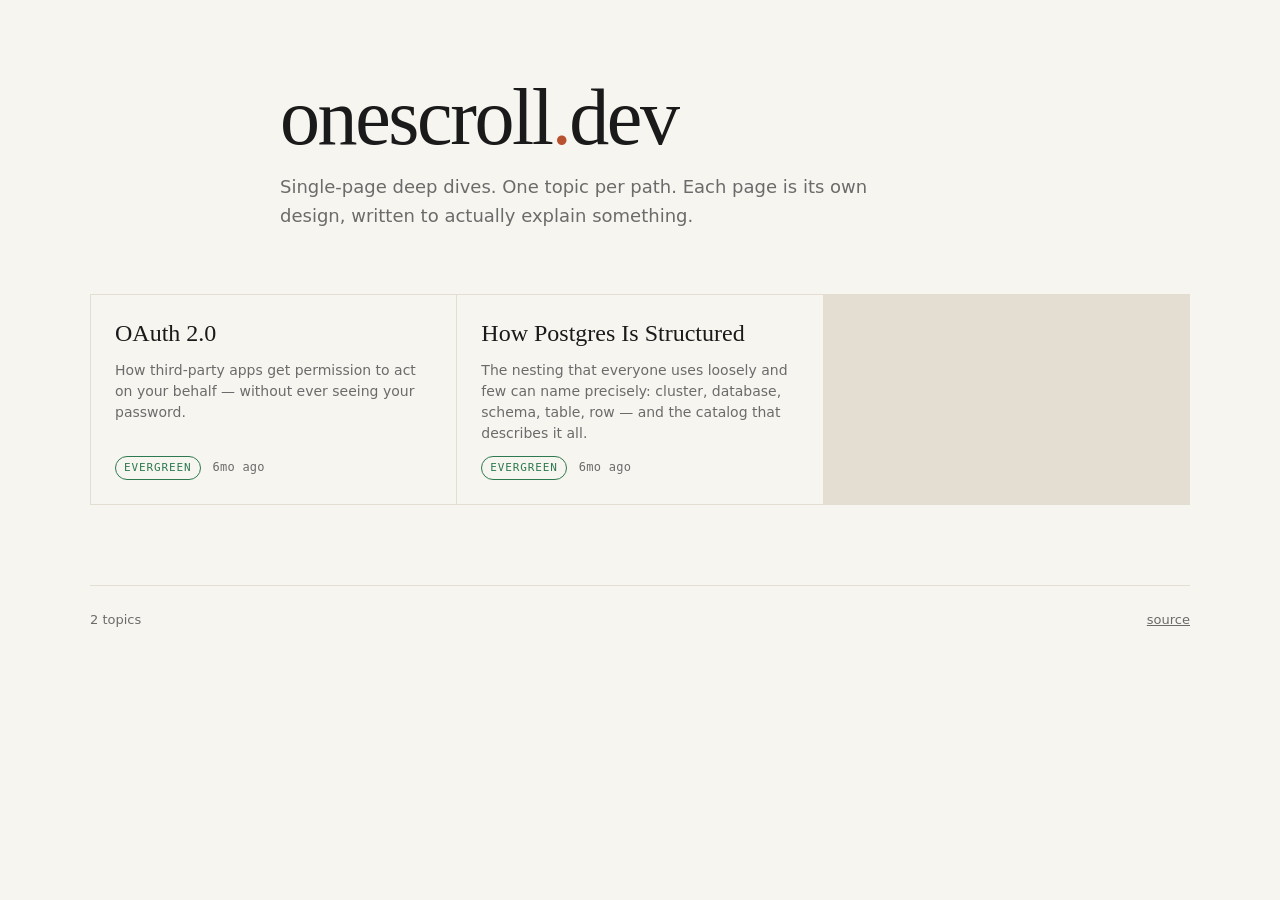
<file: index.html>
<!DOCTYPE html>
<html lang="en">
<head>
  <meta charset="utf-8">
  <meta name="viewport" content="width=device-width, initial-scale=1">
  <title>onescroll.dev</title>
  <meta name="description" content="Single-page deep dives. One topic per path.">
  <style>
    :root {
      --bg: #f7f5f0;
      --ink: #1a1a1a;
      --dim: #6b6b6b;
      --line: #e3ddd2;
      --accent: #b8512f;
    }
    @media (prefers-color-scheme: dark) {
      :root {
        --bg: #14130f;
        --ink: #ece8e0;
        --dim: #8a8478;
        --line: #2a2823;
        --accent: #e07a55;
      }
    }
    * { box-sizing: border-box; }
    html, body { margin: 0; padding: 0; }
    body {
      background: var(--bg);
      color: var(--ink);
      font: 16px/1.6 ui-sans-serif, system-ui, -apple-system, "Segoe UI", sans-serif;
      min-height: 100vh;
      padding: clamp(32px, 6vw, 80px) clamp(20px, 5vw, 64px);
    }
    header {
      max-width: 720px;
      margin: 0 auto 64px;
    }
    h1 {
      font-family: ui-serif, Georgia, "Times New Roman", serif;
      font-size: clamp(40px, 8vw, 80px);
      font-weight: 400;
      letter-spacing: -0.03em;
      margin: 0 0 16px;
      line-height: 1;
    }
    h1 .dot { color: var(--accent); }
    .tagline {
      color: var(--dim);
      font-size: 18px;
      max-width: 52ch;
      margin: 0;
    }
    main {
      max-width: 1100px;
      margin: 0 auto;
    }
    .topics {
      display: grid;
      grid-template-columns: repeat(auto-fill, minmax(280px, 1fr));
      gap: 1px;
      background: var(--line);
      border: 1px solid var(--line);
    }
    .topic {
      background: var(--bg);
      padding: 24px;
      text-decoration: none;
      color: inherit;
      display: flex;
      flex-direction: column;
      gap: 12px;
      transition: background 0.15s;
    }
    .topic:hover { background: color-mix(in srgb, var(--bg) 85%, var(--ink) 15%); }
    .topic-title {
      font-family: ui-serif, Georgia, serif;
      font-size: 24px;
      font-weight: 500;
      line-height: 1.2;
      margin: 0;
    }
    .topic-blurb {
      color: var(--dim);
      font-size: 14px;
      line-height: 1.5;
      margin: 0;
      flex: 1;
    }
    .topic-meta {
      display: flex;
      gap: 12px;
      align-items: center;
      font-size: 12px;
      color: var(--dim);
      font-family: ui-monospace, "SF Mono", Menlo, monospace;
      letter-spacing: 0.02em;
    }
    .badge {
      display: inline-block;
      padding: 2px 8px;
      border: 1px solid var(--line);
      border-radius: 999px;
      font-size: 11px;
      text-transform: uppercase;
      letter-spacing: 0.08em;
    }
    .badge.evergreen { color: #2d7a4f; border-color: #2d7a4f; }
    .badge.slow      { color: #7a6a2d; border-color: #7a6a2d; }
    .badge.fast      { color: #b8512f; border-color: #b8512f; }
    .stale { opacity: 0.6; }
    .stale-marker {
      color: var(--accent);
      font-weight: 600;
    }
    .empty {
      padding: 40px;
      text-align: center;
      color: var(--dim);
      border: 1px dashed var(--line);
    }
    footer {
      max-width: 1100px;
      margin: 80px auto 0;
      padding-top: 24px;
      border-top: 1px solid var(--line);
      color: var(--dim);
      font-size: 13px;
      display: flex;
      justify-content: space-between;
      flex-wrap: wrap;
      gap: 12px;
    }
    footer a { color: inherit; }
  </style>
</head>
<body>
  <header>
    <h1>onescroll<span class="dot">.</span>dev</h1>
    <p class="tagline">
      Single-page deep dives. One topic per path. Each page is its own
      design, written to actually explain something.
    </p>
  </header>

  <main>
    <div class="topics" id="topics"></div>
  </main>

  <footer>
    <span id="count"></span>
    <span><a href="https://github.com/ryanrdetzel/onescroll">source</a></span>
  </footer>

  <script>
    const STALE = { evergreen: 365 * 3, slow: 365, fast: 180 };

    function ageDays(iso) {
      return Math.floor((Date.now() - new Date(iso).getTime()) / 86400000);
    }
    function fmtAge(d) {
      if (d < 30)  return `${d}d ago`;
      if (d < 365) return `${Math.floor(d / 30)}mo ago`;
      const y = (d / 365).toFixed(1).replace(/\.0$/, '');
      return `${y}y ago`;
    }

    fetch('/manifest.json')
      .then(r => r.json())
      .then(({ topics }) => {
        const el = document.getElementById('topics');
        if (!topics || topics.length === 0) {
          el.outerHTML = '<div class="empty">No topics yet. The first one is on its way.</div>';
          return;
        }
        topics
          .slice()
          .sort((a, b) => new Date(b.generated) - new Date(a.generated))
          .forEach(t => {
            const age = ageDays(t.generated);
            const limit = STALE[t.volatility] ?? 365;
            const stale = age > limit;
            const a = document.createElement('a');
            a.className = 'topic' + (stale ? ' stale' : '');
            a.href = `/topics/${t.slug}/`;
            a.innerHTML = `
              <h2 class="topic-title">${t.title}</h2>
              <p class="topic-blurb">${t.blurb || ''}</p>
              <div class="topic-meta">
                <span class="badge ${t.volatility}">${t.volatility}</span>
                <span>${fmtAge(age)}${stale ? ' <span class="stale-marker">· stale</span>' : ''}</span>
              </div>
            `;
            el.appendChild(a);
          });
        document.getElementById('count').textContent =
          `${topics.length} topic${topics.length === 1 ? '' : 's'}`;
      })
      .catch(() => {
        document.getElementById('topics').outerHTML =
          '<div class="empty">Could not load manifest.json</div>';
      });
  </script>
</body>
</html>
</file>
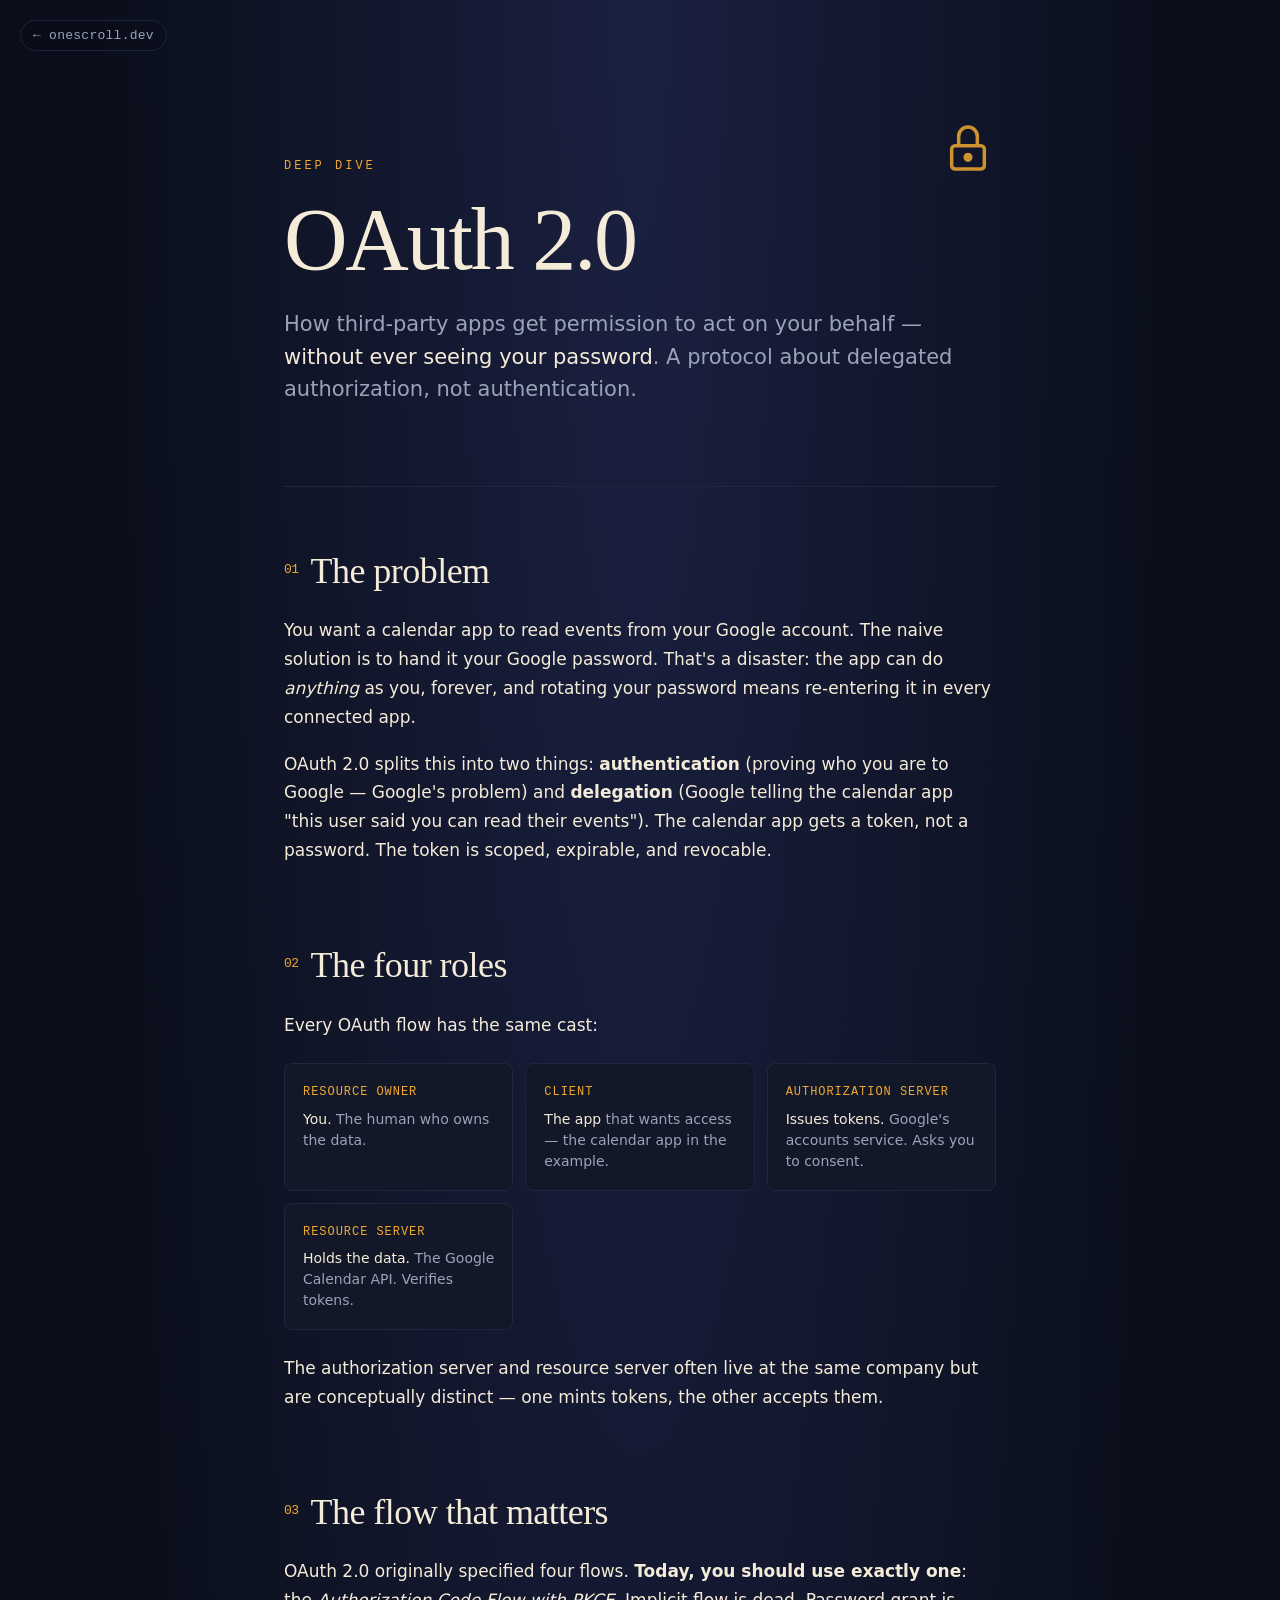
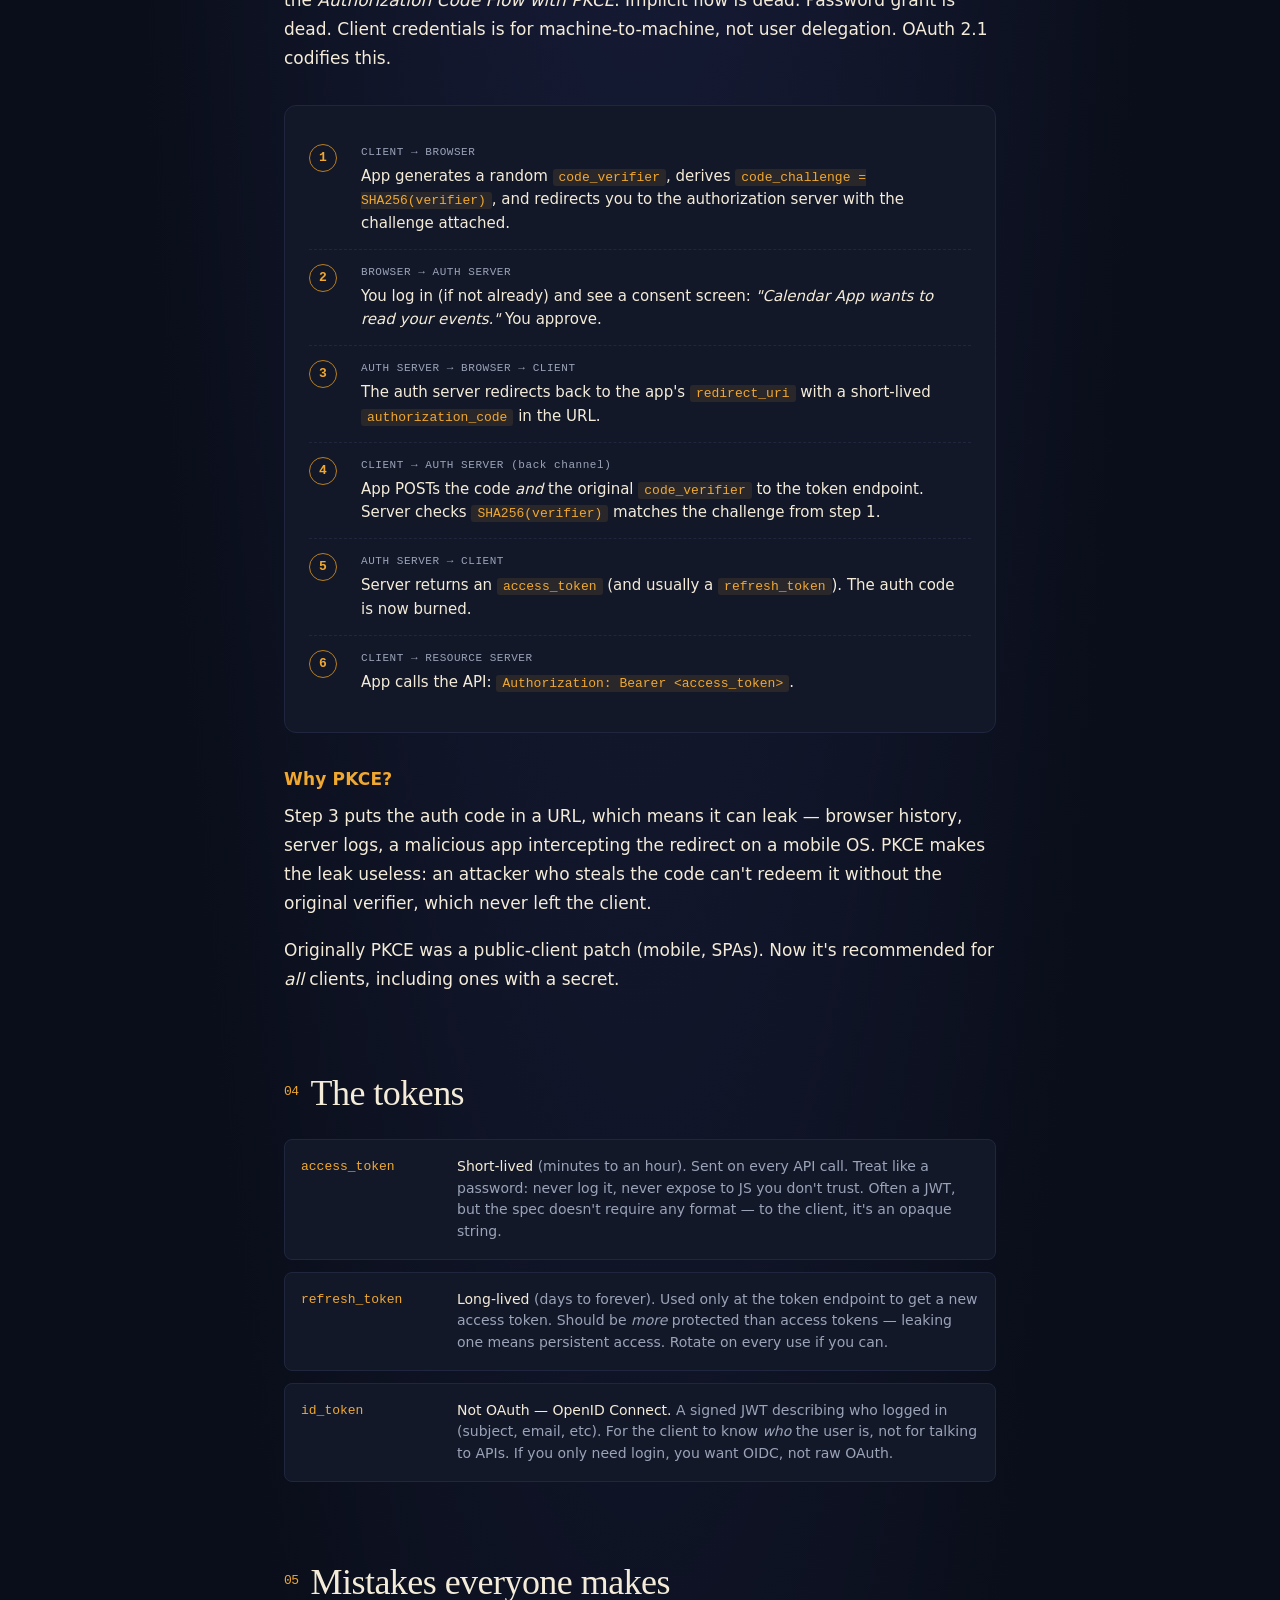
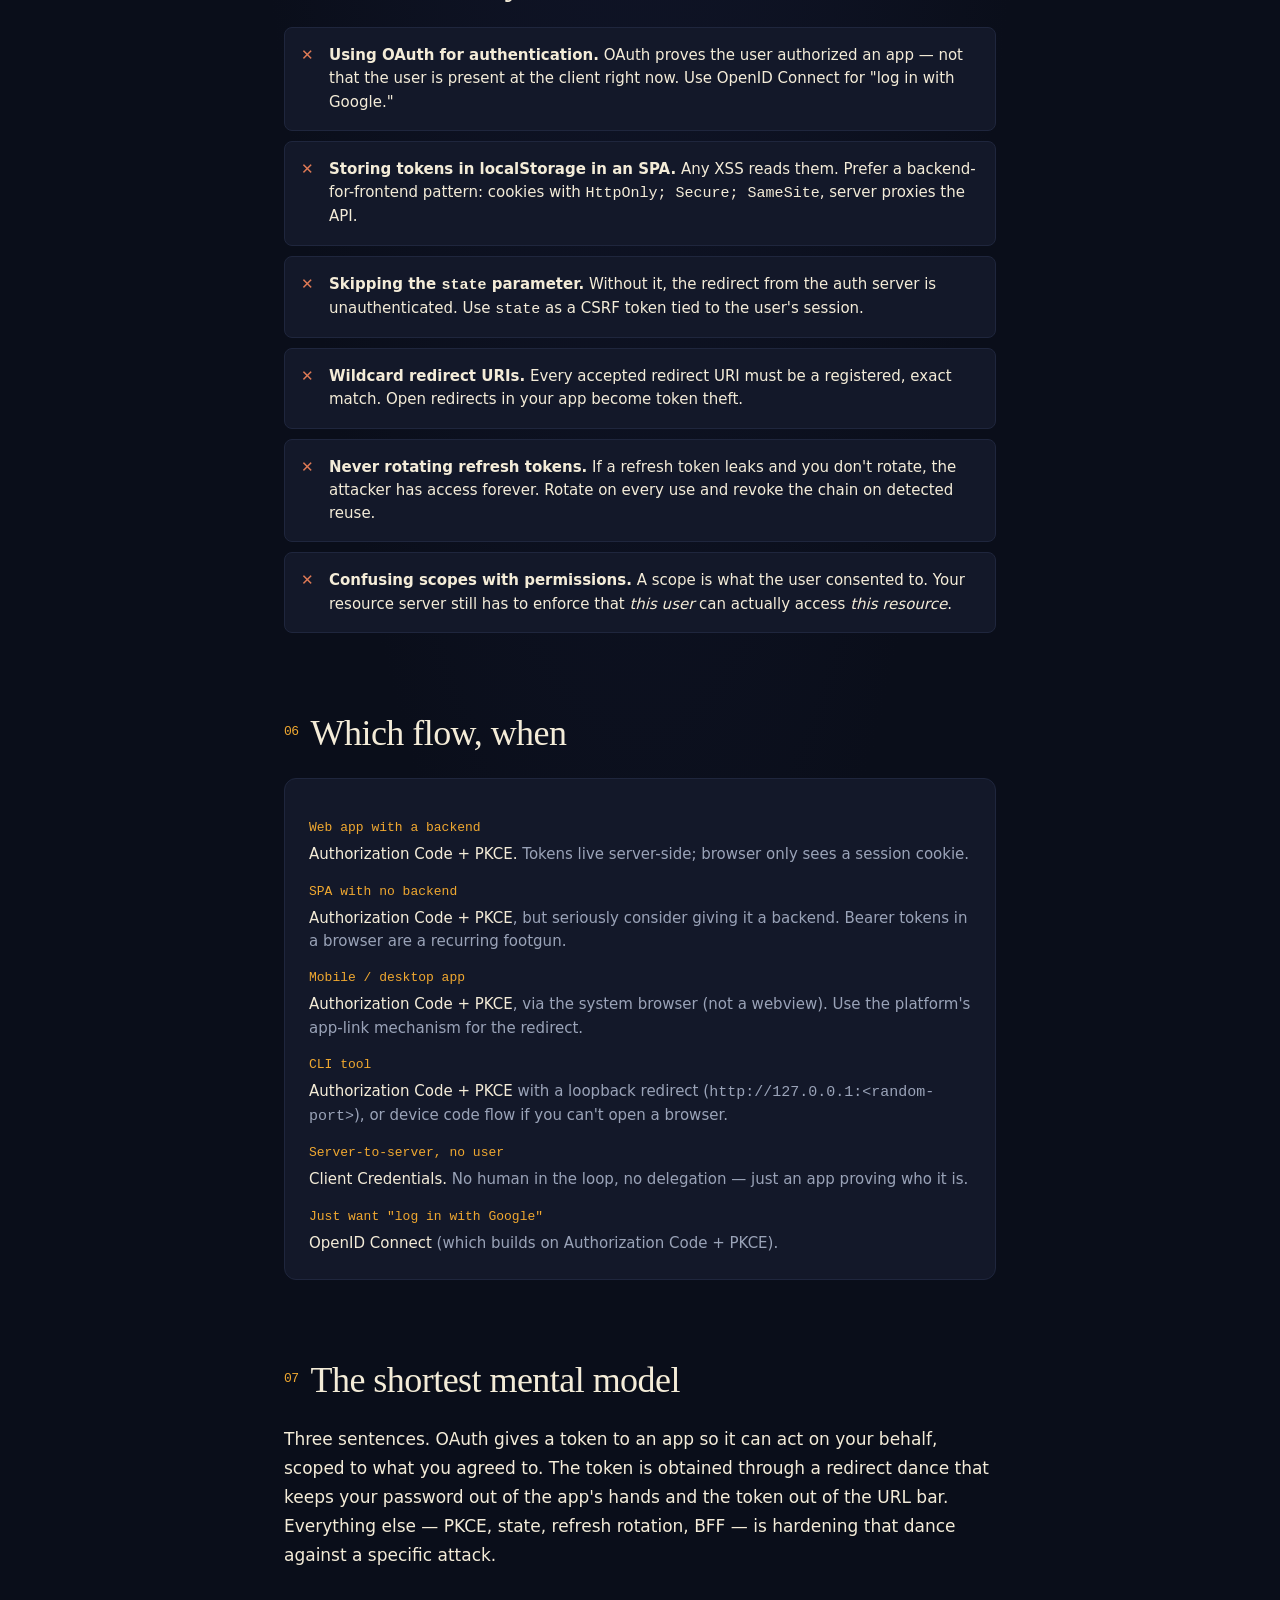
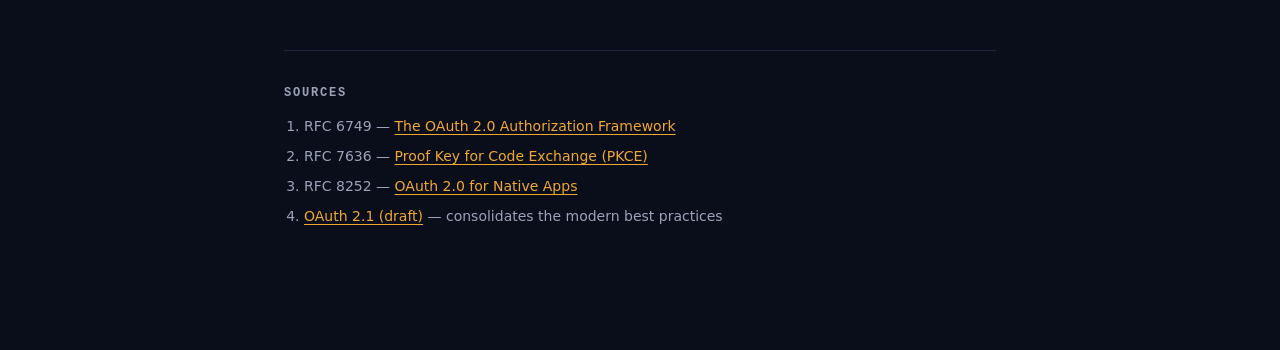
<file: topics/oauth/index.html>
<!DOCTYPE html>
<html lang="en">
<head>
  <meta charset="utf-8">
  <meta name="viewport" content="width=device-width, initial-scale=1">
  <title>OAuth 2.0 · onescroll.dev</title>
  <meta name="description" content="A one-page deep dive on OAuth 2.0 — roles, the authorization code flow with PKCE, tokens, and the mistakes everyone makes.">
  <link rel="stylesheet" href="/_shared/freshness.css">

  <script type="application/json" id="onescroll-meta">
  {
    "topic": "oauth",
    "title": "OAuth 2.0",
    "generated": "2026-05-28",
    "volatility": "evergreen",
    "sources": [
      { "title": "RFC 6749 — The OAuth 2.0 Authorization Framework", "url": "https://datatracker.ietf.org/doc/html/rfc6749", "date": "2012-10-01" },
      { "title": "RFC 7636 — PKCE", "url": "https://datatracker.ietf.org/doc/html/rfc7636", "date": "2015-09-01" },
      { "title": "OAuth 2.1 (draft)", "url": "https://datatracker.ietf.org/doc/draft-ietf-oauth-v2-1/", "date": "2025-01-01" }
    ]
  }
  </script>

  <style>
    :root {
      --bg: #0a0e1a;
      --bg-lift: #131829;
      --ink: #f4ecd8;
      --dim: #9aa3b8;
      --gold: #f0a830;
      --gold-dim: #b87f1f;
      --rule: #1f263d;
      --danger: #e07a55;
    }
    * { box-sizing: border-box; }
    html { scroll-behavior: smooth; }
    body {
      margin: 0;
      background:
        radial-gradient(ellipse at top, #1a2040 0%, var(--bg) 60%),
        var(--bg);
      color: var(--ink);
      font: 17px/1.7 "Inter", ui-sans-serif, system-ui, -apple-system, sans-serif;
      min-height: 100vh;
    }
    @media (prefers-reduced-motion: reduce) {
      * { animation: none !important; transition: none !important; }
      html { scroll-behavior: auto; }
    }

    .onescroll-backlink {
      position: fixed;
      top: 20px;
      left: 20px;
      z-index: 100;
      font: 13px/1 ui-monospace, "SF Mono", Menlo, monospace;
      color: var(--dim);
      text-decoration: none;
      padding: 8px 12px;
      border: 1px solid var(--rule);
      border-radius: 999px;
      background: rgba(10, 14, 26, 0.7);
      backdrop-filter: blur(8px);
      letter-spacing: 0.02em;
      transition: color 0.15s, border-color 0.15s;
    }
    .onescroll-backlink:hover { color: var(--gold); border-color: var(--gold-dim); }

    main {
      max-width: 760px;
      margin: 0 auto;
      padding: 96px 24px 120px;
    }

    /* HERO */
    .hero {
      padding: 64px 0 80px;
      border-bottom: 1px solid var(--rule);
      margin-bottom: 64px;
      position: relative;
    }
    .hero::before {
      content: "";
      position: absolute;
      top: 24px;
      right: 0;
      width: 56px;
      height: 56px;
      background: url("data:image/svg+xml;utf8,<svg xmlns='http://www.w3.org/2000/svg' viewBox='0 0 24 24' fill='none' stroke='%23f0a830' stroke-width='1.5'><rect x='5' y='11' width='14' height='10' rx='1.5'/><path d='M8 11V7a4 4 0 0 1 8 0v4'/><circle cx='12' cy='16' r='1.2' fill='%23f0a830'/></svg>") center/contain no-repeat;
      opacity: 0.85;
    }
    .kicker {
      font: 12px/1 ui-monospace, monospace;
      color: var(--gold);
      letter-spacing: 0.25em;
      text-transform: uppercase;
      margin-bottom: 24px;
    }
    h1 {
      font-family: ui-serif, "Iowan Old Style", Georgia, serif;
      font-size: clamp(48px, 10vw, 88px);
      font-weight: 400;
      letter-spacing: -0.025em;
      line-height: 1;
      margin: 0 0 24px;
    }
    .lede {
      font-size: 21px;
      line-height: 1.55;
      color: var(--dim);
      max-width: 56ch;
      margin: 0;
    }
    .lede strong { color: var(--ink); font-weight: 500; }

    /* SECTIONS */
    section {
      margin-bottom: 80px;
      scroll-margin-top: 32px;
    }
    h2 {
      font-family: ui-serif, "Iowan Old Style", Georgia, serif;
      font-size: 36px;
      font-weight: 500;
      letter-spacing: -0.015em;
      line-height: 1.15;
      margin: 0 0 24px;
    }
    h2 .num {
      display: inline-block;
      font-family: ui-monospace, monospace;
      font-size: 13px;
      color: var(--gold);
      vertical-align: top;
      margin-right: 12px;
      padding-top: 12px;
    }
    h3 {
      font-size: 17px;
      font-weight: 600;
      margin: 32px 0 8px;
      color: var(--gold);
      letter-spacing: 0.01em;
    }
    p { margin: 0 0 18px; }
    a { color: var(--gold); text-decoration: underline; text-underline-offset: 3px; }

    /* ROLES GRID */
    .roles {
      display: grid;
      grid-template-columns: repeat(auto-fit, minmax(200px, 1fr));
      gap: 12px;
      margin: 24px 0;
    }
    .role {
      padding: 18px;
      border: 1px solid var(--rule);
      border-radius: 8px;
      background: var(--bg-lift);
    }
    .role-name {
      font-family: ui-monospace, monospace;
      font-size: 12px;
      color: var(--gold);
      letter-spacing: 0.08em;
      text-transform: uppercase;
      margin-bottom: 6px;
    }
    .role-body {
      font-size: 14px;
      line-height: 1.5;
      color: var(--dim);
    }
    .role-body strong { color: var(--ink); font-weight: 500; }

    /* FLOW DIAGRAM */
    .flow {
      margin: 32px 0;
      padding: 24px;
      background: var(--bg-lift);
      border: 1px solid var(--rule);
      border-radius: 12px;
    }
    .flow-step {
      display: grid;
      grid-template-columns: 36px 1fr;
      gap: 16px;
      padding: 14px 0;
      border-bottom: 1px dashed var(--rule);
      opacity: 0;
      transform: translateY(8px);
      transition: opacity 0.5s, transform 0.5s;
    }
    .flow-step:last-child { border-bottom: none; }
    .flow-step.in { opacity: 1; transform: translateY(0); }
    .flow-step .n {
      font-family: ui-monospace, monospace;
      font-size: 13px;
      color: var(--gold);
      border: 1px solid var(--gold-dim);
      border-radius: 50%;
      width: 28px; height: 28px;
      display: grid; place-items: center;
      font-weight: 600;
    }
    .flow-step .body { font-size: 15px; line-height: 1.55; }
    .flow-step .body code {
      font-size: 13px;
      background: rgba(240, 168, 48, 0.1);
      color: var(--gold);
      padding: 1px 6px;
      border-radius: 3px;
    }
    .flow-step .arrow {
      font-family: ui-monospace, monospace;
      font-size: 11px;
      color: var(--dim);
      display: block;
      margin-bottom: 4px;
      letter-spacing: 0.05em;
    }

    /* CODE */
    pre {
      background: var(--bg-lift);
      border: 1px solid var(--rule);
      border-radius: 8px;
      padding: 18px 20px;
      overflow-x: auto;
      font: 13px/1.6 ui-monospace, "SF Mono", Menlo, monospace;
      color: var(--ink);
      margin: 16px 0;
    }
    pre .c { color: var(--dim); }
    pre .k { color: var(--gold); }

    /* TOKEN TABLE */
    .tokens {
      display: grid;
      gap: 12px;
      margin: 24px 0;
    }
    .token {
      display: grid;
      grid-template-columns: 140px 1fr;
      gap: 16px;
      padding: 16px;
      border: 1px solid var(--rule);
      border-radius: 8px;
      background: var(--bg-lift);
    }
    .token-name {
      font-family: ui-monospace, monospace;
      font-size: 13px;
      color: var(--gold);
      align-self: start;
    }
    .token-desc { font-size: 14px; line-height: 1.55; color: var(--dim); }
    .token-desc strong { color: var(--ink); font-weight: 500; }
    @media (max-width: 540px) {
      .token { grid-template-columns: 1fr; gap: 4px; }
    }

    /* GOTCHAS */
    .gotchas { list-style: none; padding: 0; margin: 24px 0; }
    .gotchas li {
      padding: 16px 16px 16px 44px;
      border: 1px solid var(--rule);
      border-radius: 8px;
      background: var(--bg-lift);
      margin-bottom: 10px;
      position: relative;
      font-size: 15px;
      line-height: 1.55;
    }
    .gotchas li::before {
      content: "✕";
      position: absolute;
      left: 16px; top: 16px;
      color: var(--danger);
      font-weight: 600;
    }
    .gotchas li strong { color: var(--ink); font-weight: 600; }

    /* DECIDER */
    .decider {
      margin: 24px 0;
      padding: 24px;
      background: var(--bg-lift);
      border: 1px solid var(--rule);
      border-radius: 12px;
    }
    .decider dt {
      font-family: ui-monospace, monospace;
      font-size: 13px;
      color: var(--gold);
      margin-top: 14px;
    }
    .decider dd {
      margin: 4px 0 0;
      font-size: 15px;
      color: var(--dim);
      line-height: 1.55;
    }
    .decider dd strong { color: var(--ink); font-weight: 500; }

    /* SOURCES */
    .sources {
      margin-top: 80px;
      padding-top: 32px;
      border-top: 1px solid var(--rule);
      font-size: 14px;
      color: var(--dim);
    }
    .sources h3 {
      font-family: ui-monospace, monospace;
      font-size: 12px;
      letter-spacing: 0.15em;
      text-transform: uppercase;
      color: var(--dim);
      margin: 0 0 12px;
    }
    .sources ol { padding-left: 20px; margin: 0; }
    .sources li { margin-bottom: 6px; }
  </style>
</head>

<body>
  <a class="onescroll-backlink" href="/">← onescroll.dev</a>

  <main>
    <header class="hero">
      <div class="kicker">Deep dive</div>
      <h1>OAuth 2.0</h1>
      <p class="lede">
        How third-party apps get permission to act on your behalf —
        <strong>without ever seeing your password</strong>. A protocol
        about delegated authorization, not authentication.
      </p>
    </header>

    <section>
      <h2><span class="num">01</span>The problem</h2>
      <p>
        You want a calendar app to read events from your Google account.
        The naive solution is to hand it your Google password. That's a
        disaster: the app can do <em>anything</em> as you, forever, and
        rotating your password means re-entering it in every connected app.
      </p>
      <p>
        OAuth 2.0 splits this into two things: <strong>authentication</strong>
        (proving who you are to Google — Google's problem) and
        <strong>delegation</strong> (Google telling the calendar app
        "this user said you can read their events"). The calendar app
        gets a token, not a password. The token is scoped, expirable,
        and revocable.
      </p>
    </section>

    <section>
      <h2><span class="num">02</span>The four roles</h2>
      <p>Every OAuth flow has the same cast:</p>
      <div class="roles">
        <div class="role">
          <div class="role-name">Resource owner</div>
          <div class="role-body"><strong>You.</strong> The human who owns the data.</div>
        </div>
        <div class="role">
          <div class="role-name">Client</div>
          <div class="role-body"><strong>The app</strong> that wants access — the calendar app in the example.</div>
        </div>
        <div class="role">
          <div class="role-name">Authorization server</div>
          <div class="role-body"><strong>Issues tokens.</strong> Google's accounts service. Asks you to consent.</div>
        </div>
        <div class="role">
          <div class="role-name">Resource server</div>
          <div class="role-body"><strong>Holds the data.</strong> The Google Calendar API. Verifies tokens.</div>
        </div>
      </div>
      <p>
        The authorization server and resource server often live at the same
        company but are conceptually distinct — one mints tokens, the other
        accepts them.
      </p>
    </section>

    <section>
      <h2><span class="num">03</span>The flow that matters</h2>
      <p>
        OAuth 2.0 originally specified four flows. <strong>Today, you should
        use exactly one</strong>: the <em>Authorization Code Flow with PKCE</em>.
        Implicit flow is dead. Password grant is dead. Client credentials is
        for machine-to-machine, not user delegation. OAuth 2.1 codifies this.
      </p>

      <div class="flow" id="flow">
        <div class="flow-step">
          <div class="n">1</div>
          <div class="body">
            <span class="arrow">CLIENT → BROWSER</span>
            App generates a random <code>code_verifier</code>, derives
            <code>code_challenge = SHA256(verifier)</code>, and redirects
            you to the authorization server with the challenge attached.
          </div>
        </div>
        <div class="flow-step">
          <div class="n">2</div>
          <div class="body">
            <span class="arrow">BROWSER → AUTH SERVER</span>
            You log in (if not already) and see a consent screen:
            <em>"Calendar App wants to read your events."</em> You approve.
          </div>
        </div>
        <div class="flow-step">
          <div class="n">3</div>
          <div class="body">
            <span class="arrow">AUTH SERVER → BROWSER → CLIENT</span>
            The auth server redirects back to the app's <code>redirect_uri</code>
            with a short-lived <code>authorization_code</code> in the URL.
          </div>
        </div>
        <div class="flow-step">
          <div class="n">4</div>
          <div class="body">
            <span class="arrow">CLIENT → AUTH SERVER (back channel)</span>
            App POSTs the code <em>and</em> the original
            <code>code_verifier</code> to the token endpoint. Server checks
            <code>SHA256(verifier)</code> matches the challenge from step 1.
          </div>
        </div>
        <div class="flow-step">
          <div class="n">5</div>
          <div class="body">
            <span class="arrow">AUTH SERVER → CLIENT</span>
            Server returns an <code>access_token</code> (and usually a
            <code>refresh_token</code>). The auth code is now burned.
          </div>
        </div>
        <div class="flow-step">
          <div class="n">6</div>
          <div class="body">
            <span class="arrow">CLIENT → RESOURCE SERVER</span>
            App calls the API: <code>Authorization: Bearer &lt;access_token&gt;</code>.
          </div>
        </div>
      </div>

      <h3>Why PKCE?</h3>
      <p>
        Step 3 puts the auth code in a URL, which means it can leak —
        browser history, server logs, a malicious app intercepting the
        redirect on a mobile OS. PKCE makes the leak useless: an attacker
        who steals the code can't redeem it without the original verifier,
        which never left the client.
      </p>
      <p>
        Originally PKCE was a public-client patch (mobile, SPAs). Now it's
        recommended for <em>all</em> clients, including ones with a secret.
      </p>
    </section>

    <section>
      <h2><span class="num">04</span>The tokens</h2>
      <div class="tokens">
        <div class="token">
          <div class="token-name">access_token</div>
          <div class="token-desc">
            <strong>Short-lived</strong> (minutes to an hour). Sent on
            every API call. Treat like a password: never log it, never
            expose to JS you don't trust. Often a JWT, but the spec doesn't
            require any format — to the client, it's an opaque string.
          </div>
        </div>
        <div class="token">
          <div class="token-name">refresh_token</div>
          <div class="token-desc">
            <strong>Long-lived</strong> (days to forever). Used only at
            the token endpoint to get a new access token. Should be
            <em>more</em> protected than access tokens — leaking one
            means persistent access. Rotate on every use if you can.
          </div>
        </div>
        <div class="token">
          <div class="token-name">id_token</div>
          <div class="token-desc">
            <strong>Not OAuth — OpenID Connect.</strong> A signed JWT
            describing who logged in (subject, email, etc). For the
            client to know <em>who</em> the user is, not for talking to
            APIs. If you only need login, you want OIDC, not raw OAuth.
          </div>
        </div>
      </div>
    </section>

    <section>
      <h2><span class="num">05</span>Mistakes everyone makes</h2>
      <ul class="gotchas">
        <li><strong>Using OAuth for authentication.</strong> OAuth proves
        the user authorized an app — not that the user is present at the
        client right now. Use OpenID Connect for "log in with Google."</li>

        <li><strong>Storing tokens in localStorage in an SPA.</strong>
        Any XSS reads them. Prefer a backend-for-frontend pattern: cookies
        with <code>HttpOnly; Secure; SameSite</code>, server proxies the API.</li>

        <li><strong>Skipping the <code>state</code> parameter.</strong>
        Without it, the redirect from the auth server is unauthenticated.
        Use <code>state</code> as a CSRF token tied to the user's session.</li>

        <li><strong>Wildcard redirect URIs.</strong> Every accepted
        redirect URI must be a registered, exact match. Open redirects
        in your app become token theft.</li>

        <li><strong>Never rotating refresh tokens.</strong> If a refresh
        token leaks and you don't rotate, the attacker has access forever.
        Rotate on every use and revoke the chain on detected reuse.</li>

        <li><strong>Confusing scopes with permissions.</strong> A scope
        is what the user consented to. Your resource server still has to
        enforce that <em>this user</em> can actually access <em>this resource</em>.</li>
      </ul>
    </section>

    <section>
      <h2><span class="num">06</span>Which flow, when</h2>
      <dl class="decider">
        <dt>Web app with a backend</dt>
        <dd><strong>Authorization Code + PKCE.</strong> Tokens live server-side; browser only sees a session cookie.</dd>

        <dt>SPA with no backend</dt>
        <dd><strong>Authorization Code + PKCE</strong>, but seriously consider giving it a backend. Bearer tokens in a browser are a recurring footgun.</dd>

        <dt>Mobile / desktop app</dt>
        <dd><strong>Authorization Code + PKCE</strong>, via the system browser (not a webview). Use the platform's app-link mechanism for the redirect.</dd>

        <dt>CLI tool</dt>
        <dd><strong>Authorization Code + PKCE</strong> with a loopback redirect (<code>http://127.0.0.1:&lt;random-port&gt;</code>), or device code flow if you can't open a browser.</dd>

        <dt>Server-to-server, no user</dt>
        <dd><strong>Client Credentials.</strong> No human in the loop, no delegation — just an app proving who it is.</dd>

        <dt>Just want "log in with Google"</dt>
        <dd><strong>OpenID Connect</strong> (which builds on Authorization Code + PKCE).</dd>
      </dl>
    </section>

    <section>
      <h2><span class="num">07</span>The shortest mental model</h2>
      <p>
        Three sentences. OAuth gives a token to an app so it can act on
        your behalf, scoped to what you agreed to. The token is obtained
        through a redirect dance that keeps your password out of the
        app's hands and the token out of the URL bar. Everything else —
        PKCE, state, refresh rotation, BFF — is hardening that dance
        against a specific attack.
      </p>
    </section>

    <aside class="sources">
      <h3>Sources</h3>
      <ol>
        <li>RFC 6749 — <a href="https://datatracker.ietf.org/doc/html/rfc6749">The OAuth 2.0 Authorization Framework</a></li>
        <li>RFC 7636 — <a href="https://datatracker.ietf.org/doc/html/rfc7636">Proof Key for Code Exchange (PKCE)</a></li>
        <li>RFC 8252 — <a href="https://datatracker.ietf.org/doc/html/rfc8252">OAuth 2.0 for Native Apps</a></li>
        <li><a href="https://datatracker.ietf.org/doc/draft-ietf-oauth-v2-1/">OAuth 2.1 (draft)</a> — consolidates the modern best practices</li>
      </ol>
    </aside>
  </main>

  <script src="/_shared/freshness.js"></script>
  <script>
    // Reveal flow steps on intersection
    const reduced = matchMedia('(prefers-reduced-motion: reduce)').matches;
    if (reduced) {
      document.querySelectorAll('.flow-step').forEach(s => s.classList.add('in'));
    } else {
      const io = new IntersectionObserver((entries) => {
        entries.forEach((e, i) => {
          if (e.isIntersecting) {
            setTimeout(() => e.target.classList.add('in'), i * 60);
            io.unobserve(e.target);
          }
        });
      }, { threshold: 0.2 });
      document.querySelectorAll('.flow-step').forEach(s => io.observe(s));
    }
  </script>
</body>
</html>
</file>
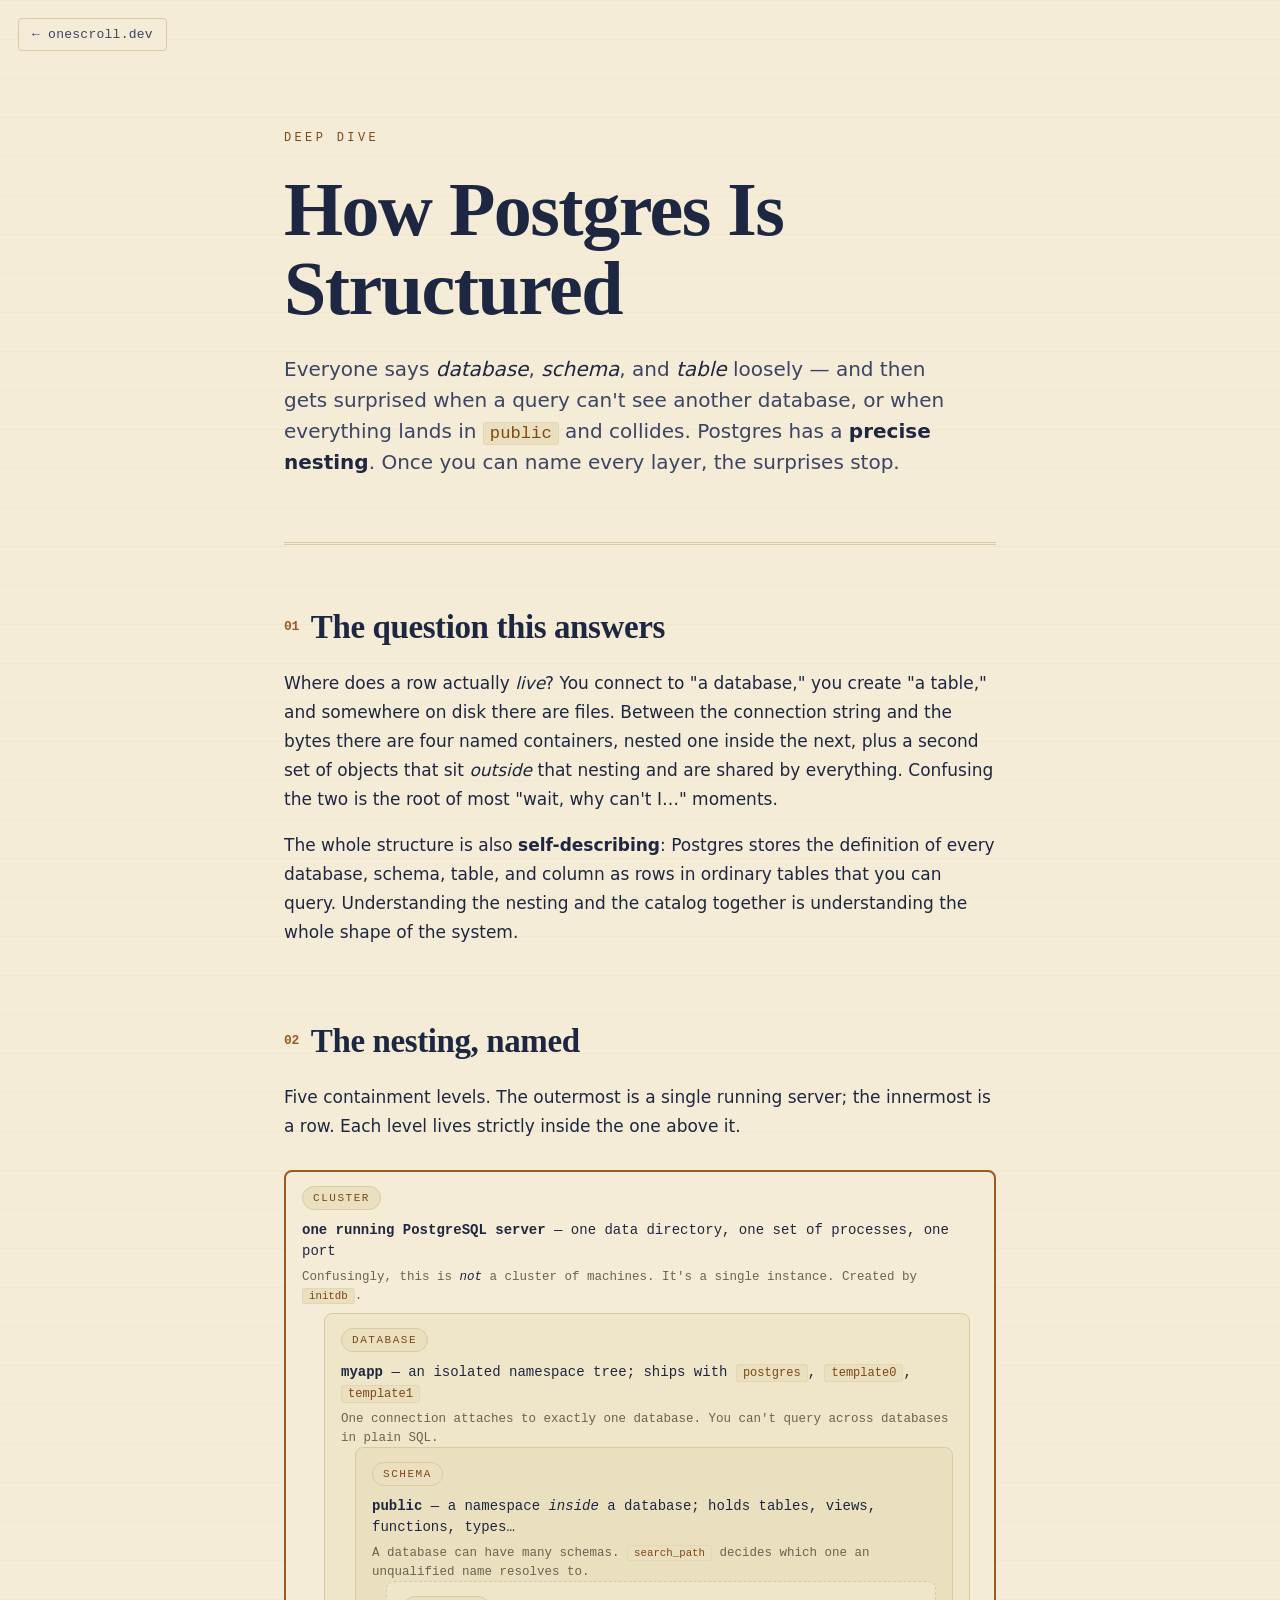
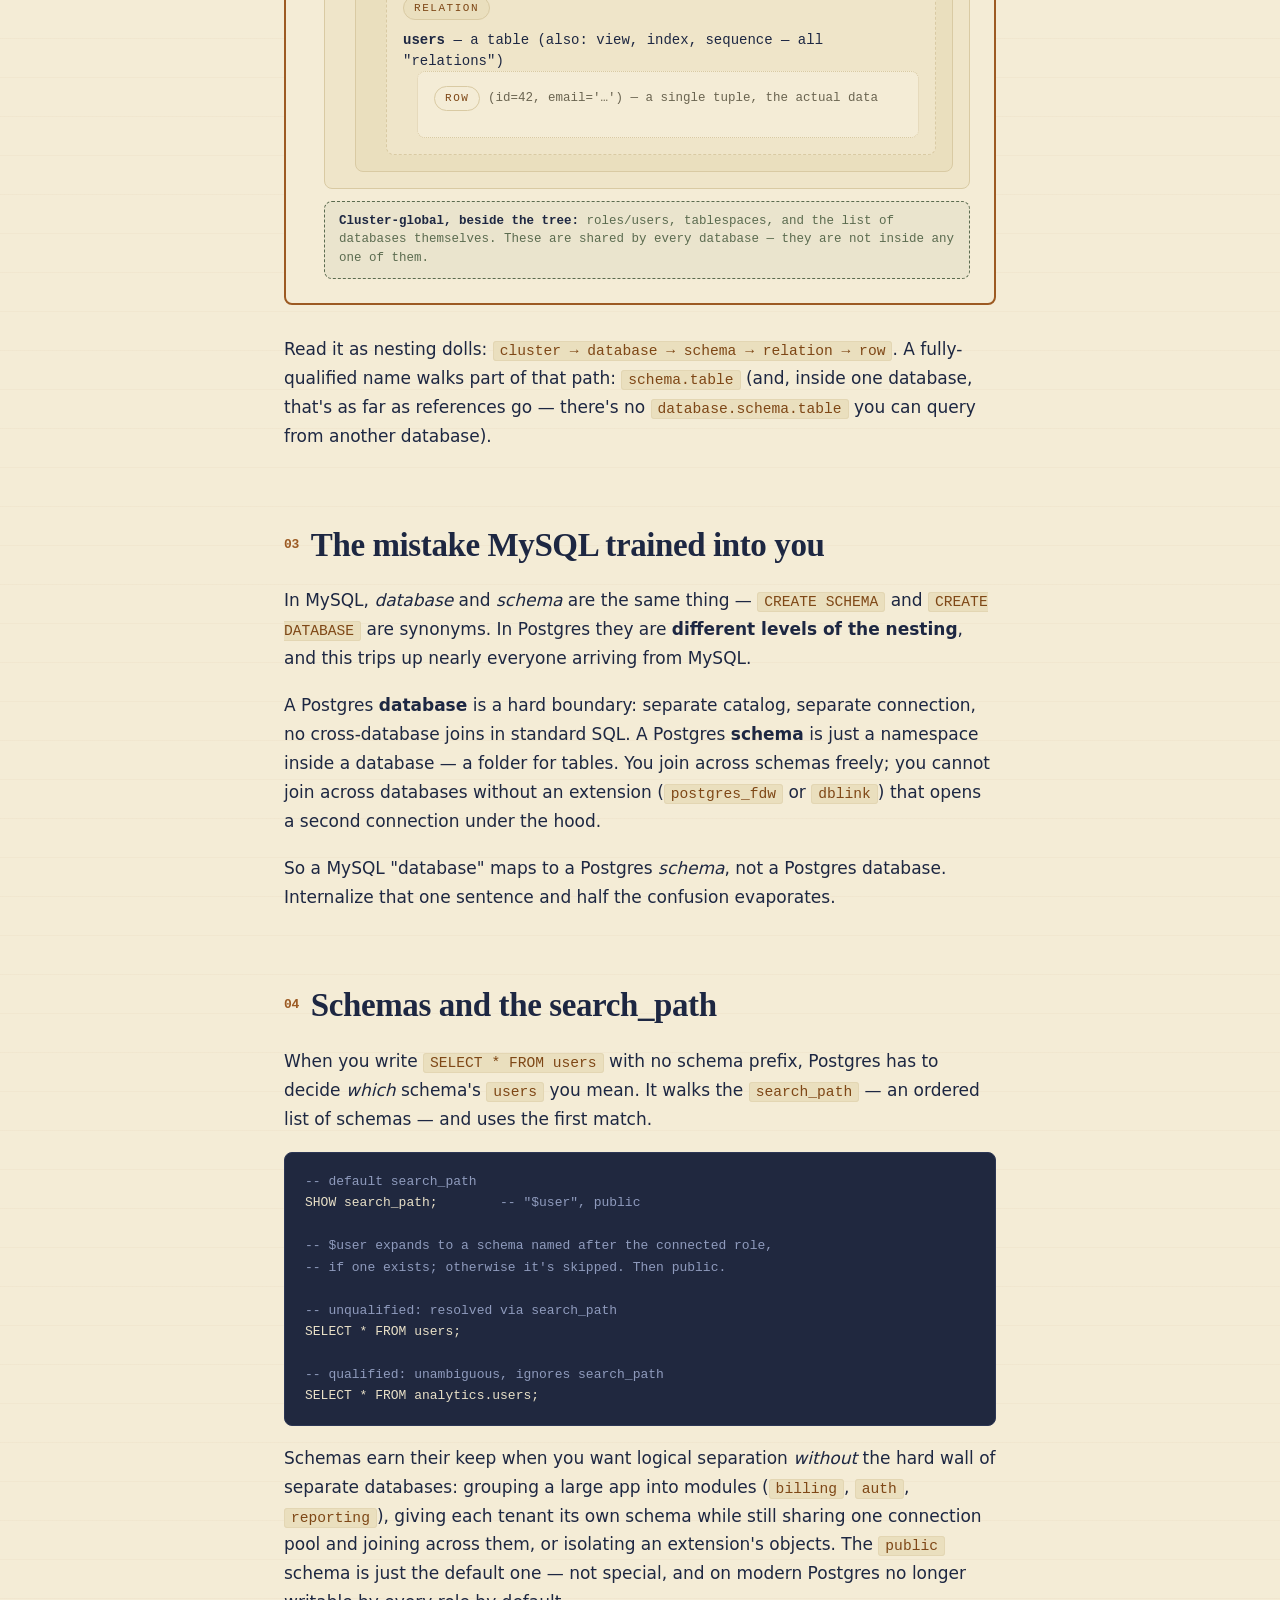
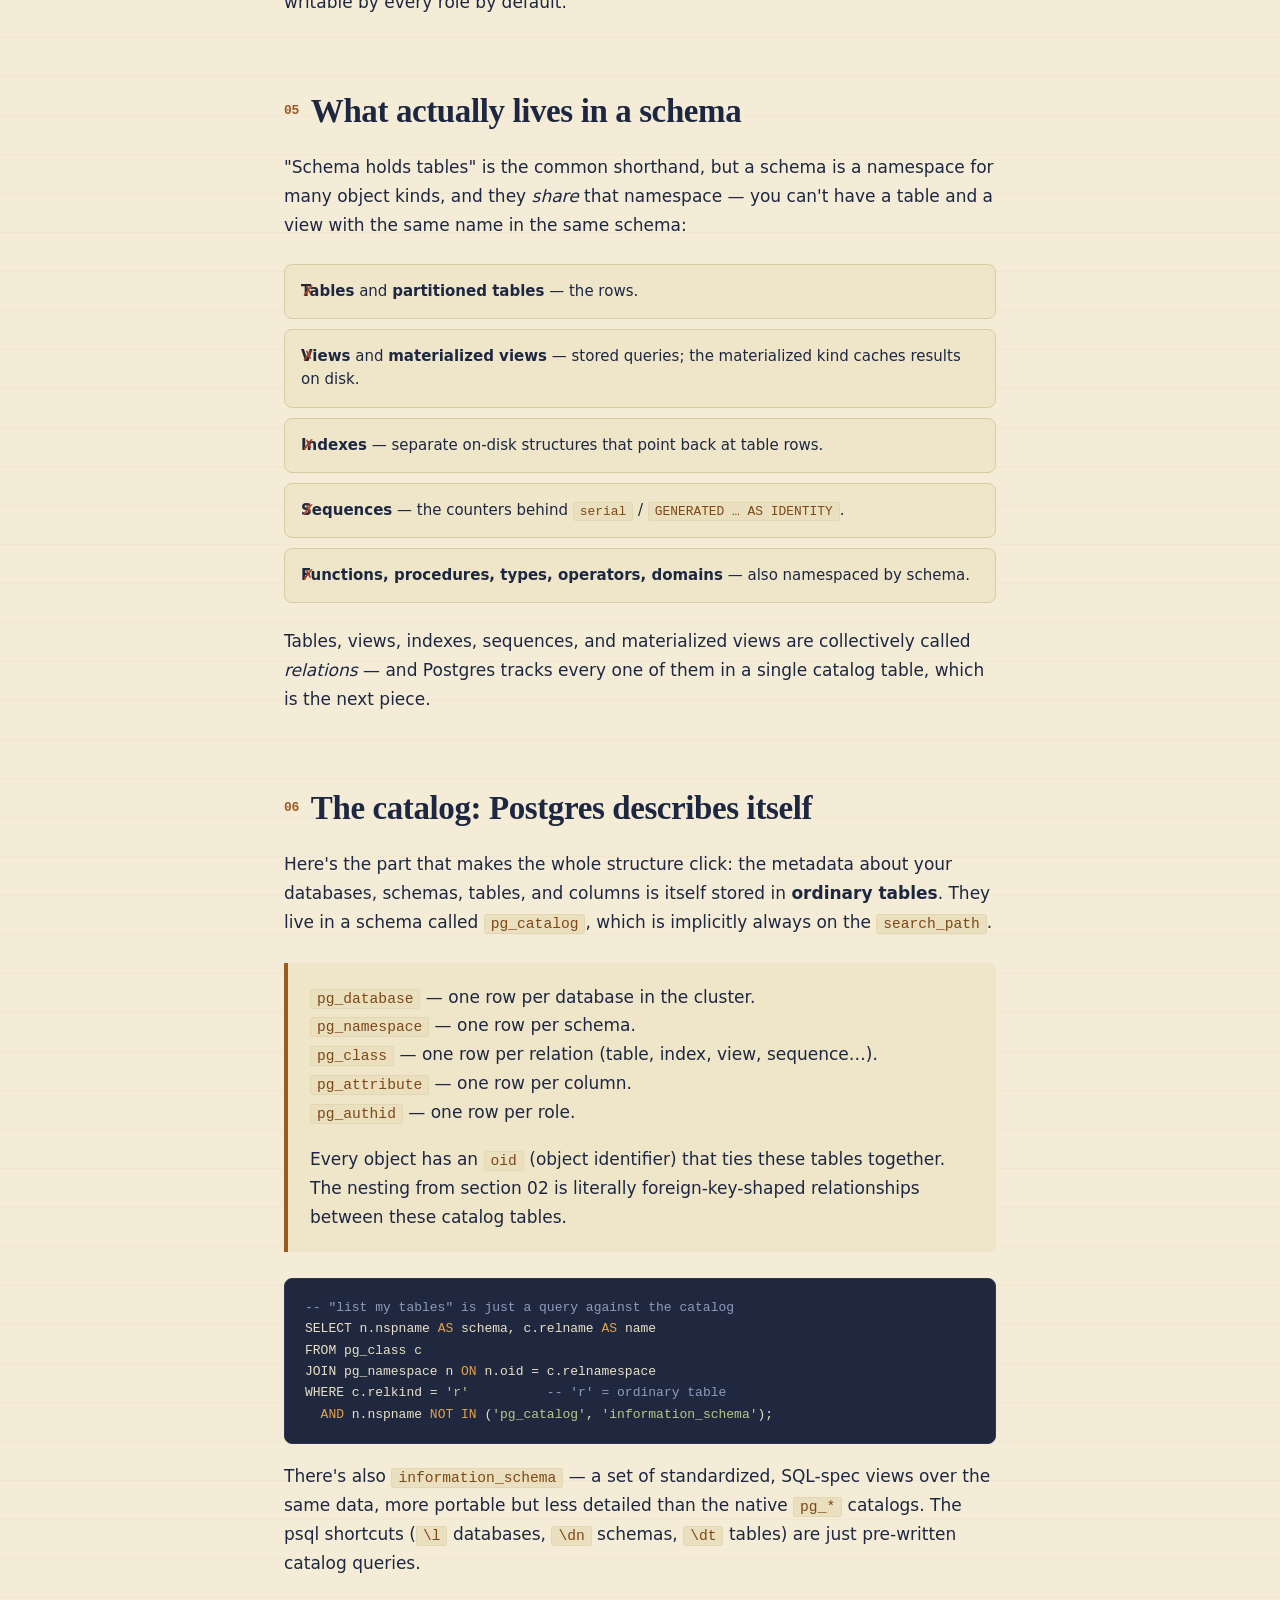
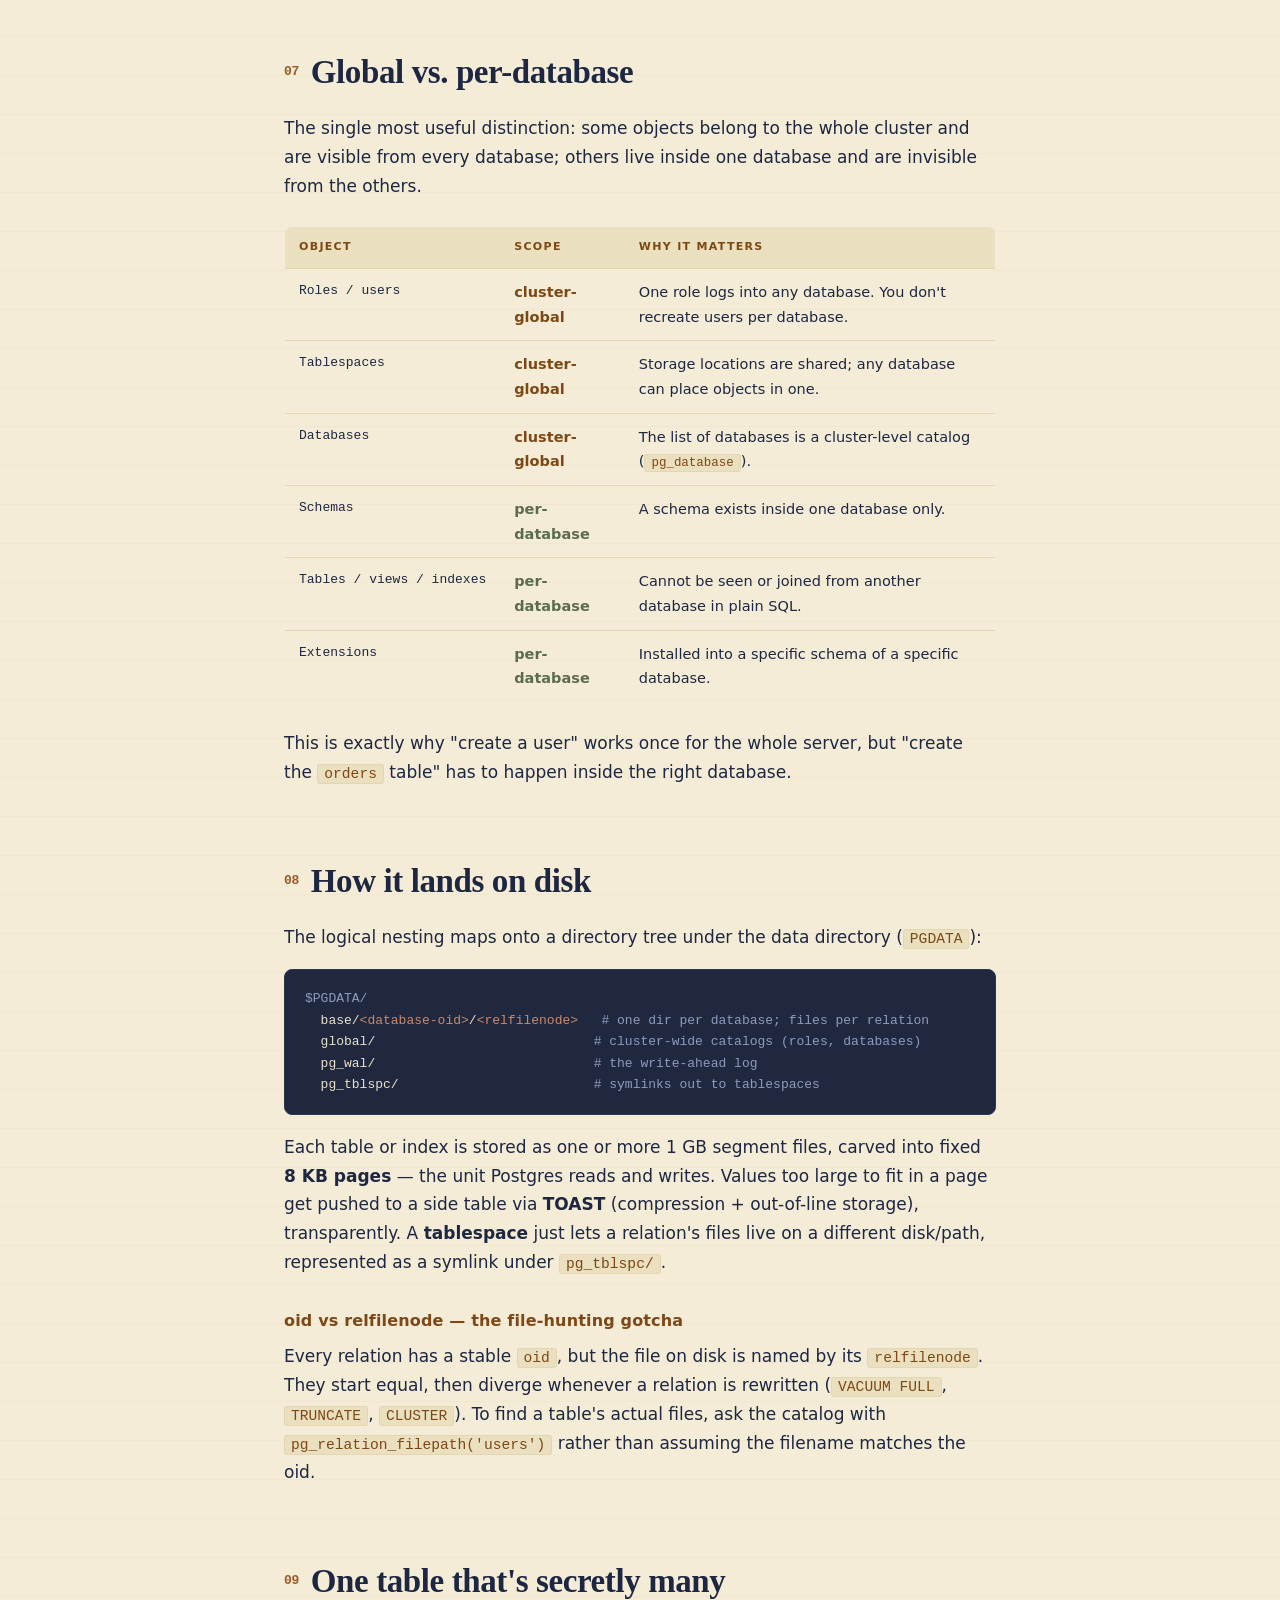
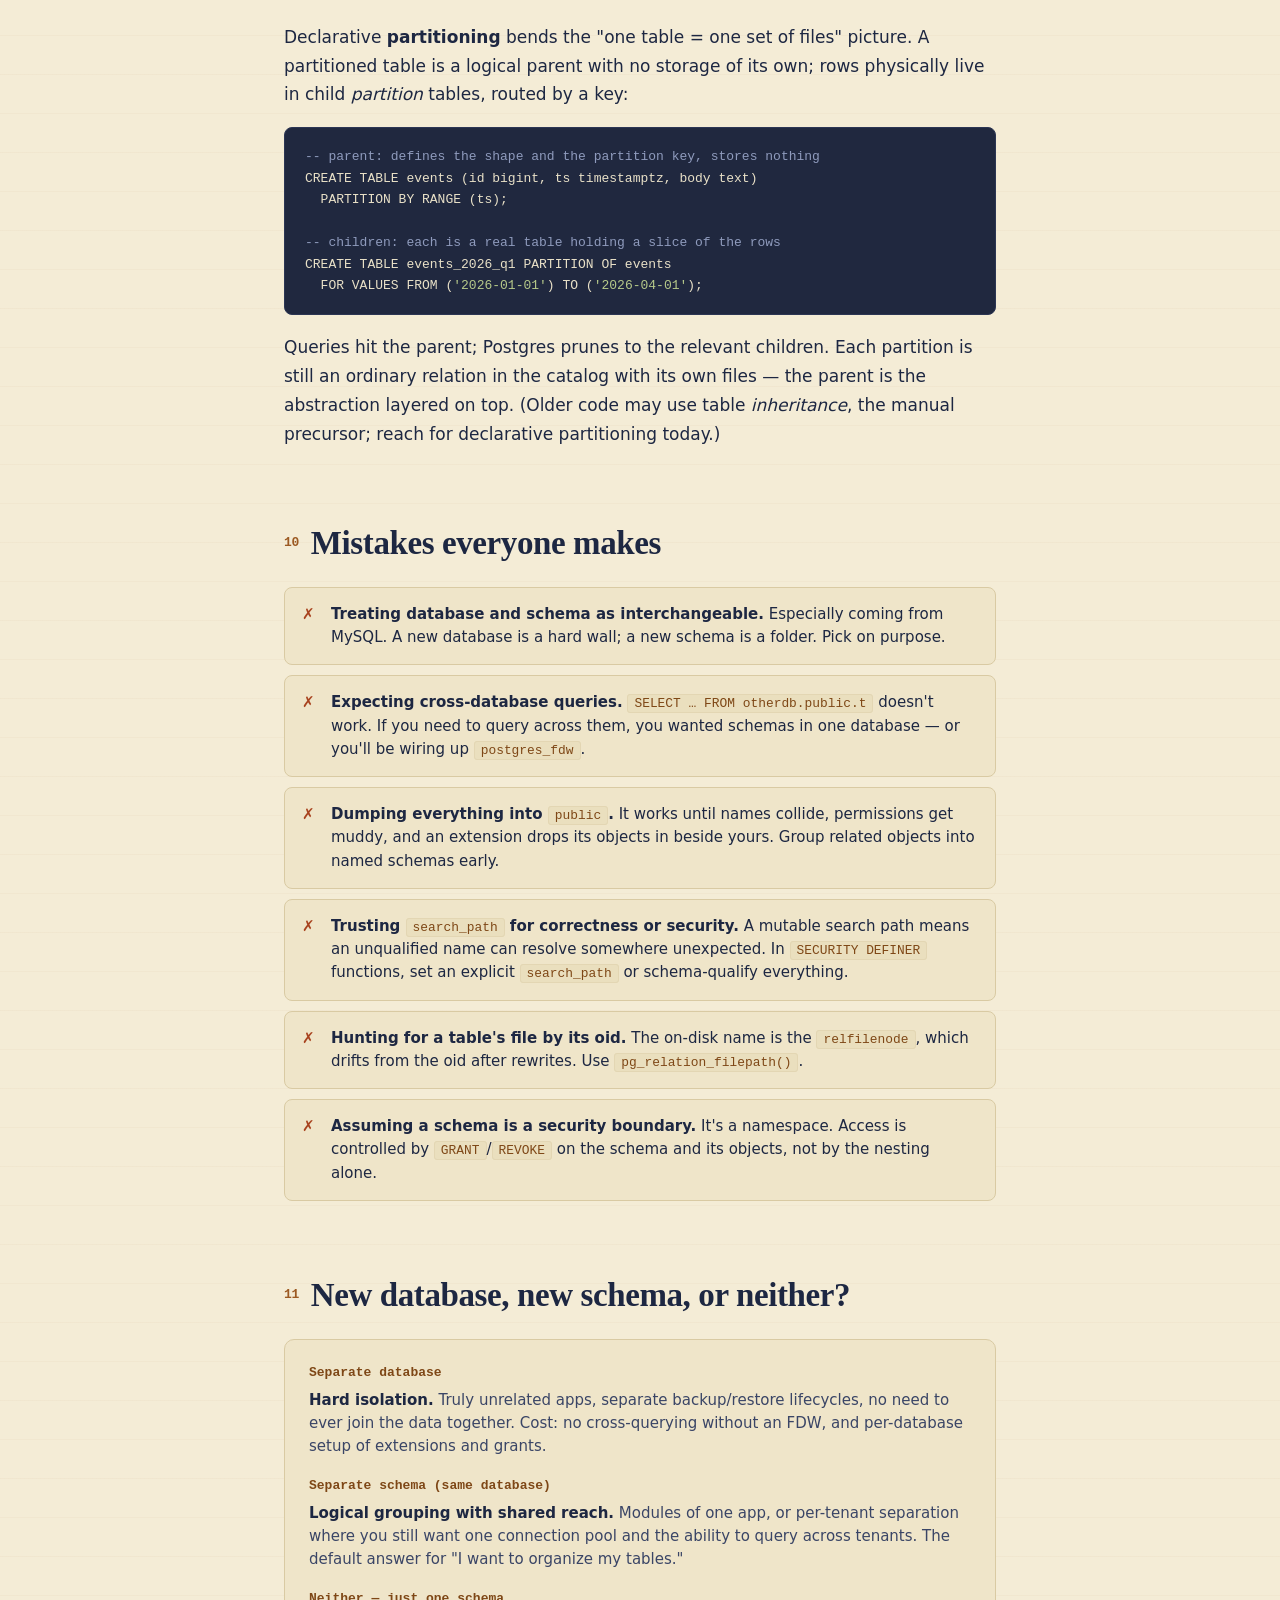
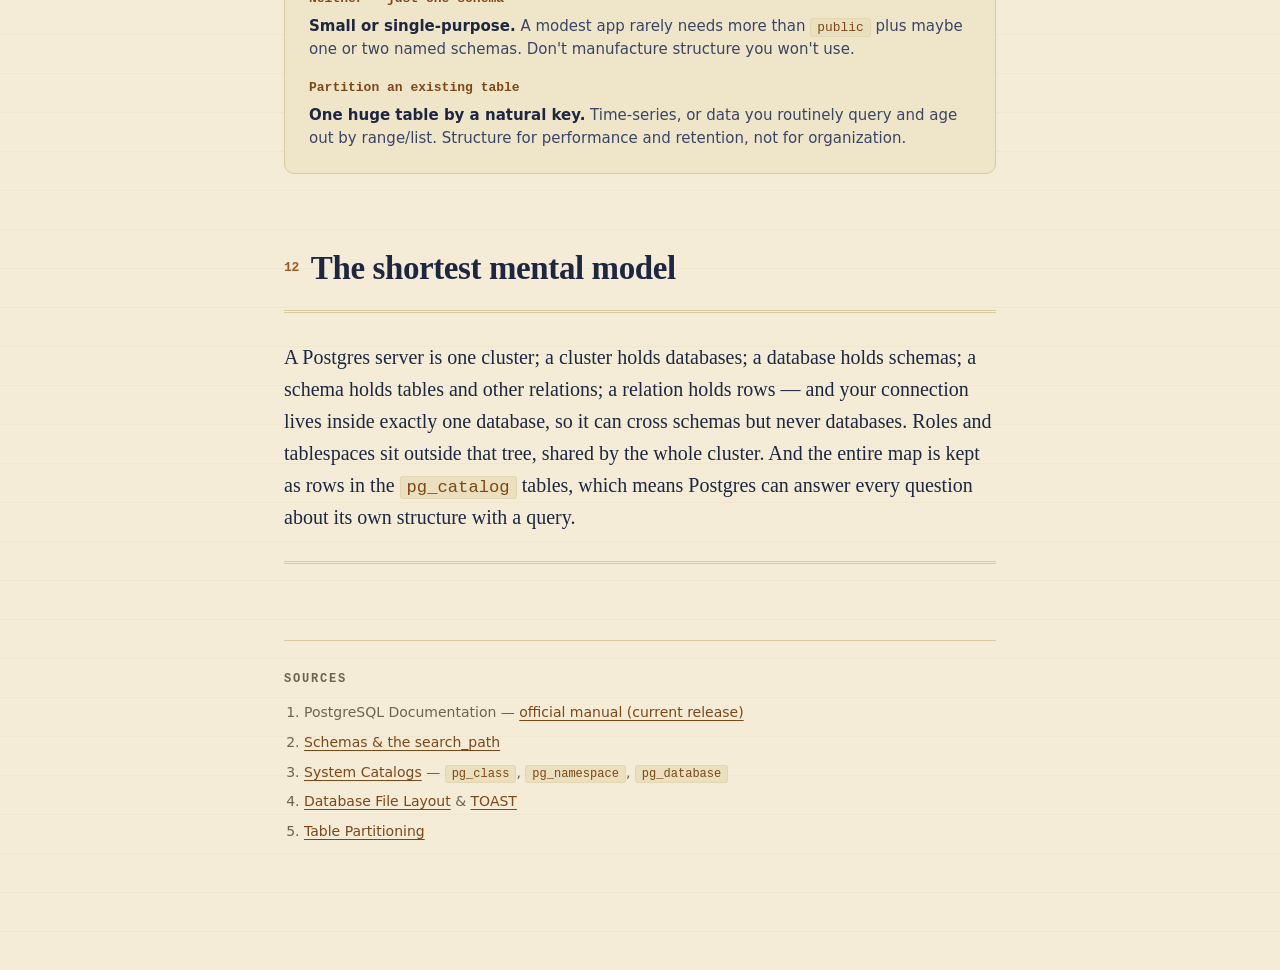
<file: topics/postgres-structure/index.html>
<!DOCTYPE html>
<html lang="en">
<head>
  <meta charset="utf-8">
  <meta name="viewport" content="width=device-width, initial-scale=1">
  <title>How Postgres Is Structured · onescroll.dev</title>
  <meta name="description" content="A one-page deep dive on how a PostgreSQL database is structured — the cluster / database / schema / table / row nesting, the self-describing system catalog, what's global vs per-database, and how it all maps to disk.">
  <link rel="stylesheet" href="/_shared/freshness.css">

  <script type="application/json" id="onescroll-meta">
  {
    "topic": "postgres-structure",
    "title": "How Postgres Is Structured",
    "generated": "2026-05-28",
    "volatility": "evergreen",
    "sources": [
      { "title": "PostgreSQL Documentation — Database Roles, Schemas, Storage", "url": "https://www.postgresql.org/docs/current/", "date": "2025-09-25" },
      { "title": "PostgreSQL Docs — Schemas (search_path)", "url": "https://www.postgresql.org/docs/current/ddl-schemas.html", "date": "2025-09-25" },
      { "title": "PostgreSQL Docs — Database File Layout", "url": "https://www.postgresql.org/docs/current/storage-file-layout.html", "date": "2025-09-25" },
      { "title": "PostgreSQL Docs — System Catalogs", "url": "https://www.postgresql.org/docs/current/catalogs.html", "date": "2025-09-25" }
    ]
  }
  </script>

  <style>
    :root {
      --paper:      #f4ecd6;
      --paper-lift: #efe5c9;
      --panel:      #eadfbe;
      --ink:        #1d2742;
      --ink-soft:   #3a4566;
      --dim:        #6a6450;
      --oak:        #9c5a23;
      --oak-deep:   #7e4716;
      --rule:       #d9caa3;
      --rule-soft:  #e3d6b3;
      --rust:       #a8431f;
      --sage:       #5b6b4f;
    }
    * { box-sizing: border-box; }
    html { scroll-behavior: smooth; }
    body {
      margin: 0;
      background:
        repeating-linear-gradient(0deg, transparent 0 38px, rgba(157,90,35,0.035) 38px 39px),
        var(--paper);
      color: var(--ink);
      font: 17px/1.7 ui-sans-serif, "Helvetica Neue", system-ui, -apple-system, Arial, sans-serif;
      min-height: 100vh;
      -webkit-font-smoothing: antialiased;
    }
    @media (prefers-reduced-motion: reduce) {
      * { animation: none !important; transition: none !important; }
      html { scroll-behavior: auto; }
    }

    .onescroll-backlink {
      position: fixed;
      top: 18px; left: 18px;
      z-index: 100;
      font: 13px/1 ui-monospace, "SF Mono", Menlo, monospace;
      color: var(--ink-soft);
      text-decoration: none;
      padding: 9px 13px;
      border: 1px solid var(--rule);
      border-radius: 4px;
      background: rgba(244, 236, 214, 0.85);
      backdrop-filter: blur(6px);
      letter-spacing: 0.02em;
      transition: color 0.15s, border-color 0.15s, background 0.15s;
    }
    .onescroll-backlink:hover { color: var(--oak); border-color: var(--oak); }

    main { max-width: 760px; margin: 0 auto; padding: 92px 24px 120px; }

    /* HERO */
    .hero {
      padding: 40px 0 64px;
      border-bottom: 3px double var(--rule);
      margin-bottom: 64px;
    }
    .kicker {
      font: 12px/1 ui-monospace, monospace;
      color: var(--oak-deep);
      letter-spacing: 0.28em;
      text-transform: uppercase;
      margin-bottom: 26px;
    }
    h1 {
      font-family: "Iowan Old Style", "Palatino Linotype", Palatino, Georgia, serif;
      font-size: clamp(42px, 8.5vw, 76px);
      font-weight: 600;
      letter-spacing: -0.02em;
      line-height: 1.04;
      margin: 0 0 26px;
      color: var(--ink);
    }
    .lede {
      font-size: 20px;
      line-height: 1.55;
      color: var(--ink-soft);
      max-width: 54ch;
      margin: 0;
    }
    .lede strong { color: var(--ink); font-weight: 600; }

    /* SECTIONS */
    section { margin-bottom: 76px; scroll-margin-top: 28px; }
    h2 {
      font-family: "Iowan Old Style", "Palatino Linotype", Palatino, Georgia, serif;
      font-size: 33px;
      font-weight: 600;
      letter-spacing: -0.012em;
      line-height: 1.15;
      margin: 0 0 22px;
      color: var(--ink);
    }
    h2 .num {
      display: inline-block;
      font-family: ui-monospace, monospace;
      font-size: 13px;
      color: var(--oak);
      vertical-align: top;
      margin-right: 12px;
      padding-top: 11px;
    }
    h3 {
      font-size: 16px;
      font-weight: 700;
      margin: 30px 0 8px;
      color: var(--oak-deep);
      letter-spacing: 0.01em;
    }
    p { margin: 0 0 18px; }
    em { color: var(--ink); font-style: italic; }
    a { color: var(--oak-deep); text-decoration: underline; text-underline-offset: 3px; text-decoration-thickness: 1px; }
    a:hover { color: var(--rust); }
    code:not(pre code) {
      font: 0.86em ui-monospace, "SF Mono", Menlo, monospace;
      background: var(--panel);
      color: var(--oak-deep);
      padding: 1px 6px;
      border-radius: 3px;
      border: 1px solid var(--rule-soft);
    }

    /* NESTING DIAGRAM */
    .nest {
      margin: 30px 0;
      font: 14px/1.5 ui-monospace, "SF Mono", Menlo, monospace;
    }
    .layer {
      border: 1px solid var(--rule);
      border-radius: 8px;
      padding: 14px 16px 16px;
      margin-top: -1px;
      background: var(--paper-lift);
      position: relative;
      transition: opacity 0.5s, transform 0.5s;
    }
    /* Hidden-until-revealed only when JS is present; no-JS shows everything. */
    .js .layer { opacity: 0; transform: translateY(10px); }
    .js .layer.in { opacity: 1; transform: translateY(0); }
    .layer + .layer-wrap, .nest > .layer { }
    .layer .tag {
      display: inline-block;
      font-size: 11px;
      letter-spacing: 0.14em;
      text-transform: uppercase;
      color: var(--oak-deep);
      background: var(--panel);
      border: 1px solid var(--rule);
      border-radius: 999px;
      padding: 3px 10px;
      margin-bottom: 10px;
    }
    .layer .name { color: var(--ink); font-weight: 700; }
    .layer .note { color: var(--dim); font-size: 12.5px; display: block; margin-top: 6px; }
    .l-cluster { background: var(--paper); border-color: var(--oak); border-width: 2px; }
    .l-cluster > .inner { padding: 8px; }
    .l-db   { background: var(--paper-lift); }
    .l-schema { background: var(--panel); }
    .l-table  { background: var(--paper-lift); border-style: dashed; }
    .l-row {
      background: var(--paper);
      border-style: dotted;
      font-size: 12.5px;
      color: var(--dim);
    }
    .indent { margin-left: 14px; }
    .global-side {
      margin-top: 12px;
      padding: 10px 14px;
      border: 1px dashed var(--sage);
      border-radius: 8px;
      background: rgba(91,107,79,0.06);
      font-size: 12.5px;
      color: var(--sage);
    }
    .global-side b { color: var(--ink); }

    /* SCOPE TABLE */
    .scope {
      width: 100%;
      border-collapse: collapse;
      margin: 26px 0;
      font-size: 14.5px;
      border: 1px solid var(--rule);
      border-radius: 8px;
      overflow: hidden;
    }
    .scope th, .scope td {
      text-align: left;
      padding: 11px 14px;
      border-bottom: 1px solid var(--rule-soft);
      vertical-align: top;
    }
    .scope thead th {
      background: var(--panel);
      font-size: 11px;
      letter-spacing: 0.12em;
      text-transform: uppercase;
      color: var(--oak-deep);
    }
    .scope td:first-child {
      font-family: ui-monospace, monospace;
      font-size: 13px;
      color: var(--ink);
      white-space: nowrap;
    }
    .scope .gl { color: var(--oak-deep); font-weight: 700; }
    .scope .lo { color: var(--sage); font-weight: 700; }
    .scope tr:last-child td { border-bottom: none; }
    @media (max-width: 540px) {
      .scope, .scope thead, .scope tbody, .scope tr, .scope th, .scope td { display: block; }
      .scope thead { display: none; }
      .scope tr { border-bottom: 1px solid var(--rule); padding: 6px 0; }
      .scope td { border: none; padding: 4px 14px; }
      .scope td:first-child { padding-top: 10px; }
    }

    /* CODE */
    pre {
      background: #20283f;
      border: 1px solid #2c3654;
      border-radius: 8px;
      padding: 18px 20px;
      overflow-x: auto;
      font: 13px/1.65 ui-monospace, "SF Mono", Menlo, monospace;
      color: #e9e1c8;
      margin: 18px 0;
    }
    pre .c { color: #8f9bbd; }
    pre .k { color: #e0a14e; }
    pre .s { color: #b6c98a; }
    pre .p { color: #c98a6a; }

    /* CATALOG CALLOUT */
    .catalog {
      margin: 26px 0;
      padding: 20px 22px;
      border-left: 4px solid var(--oak);
      background: var(--paper-lift);
      border-radius: 0 8px 8px 0;
    }
    .catalog p:last-child { margin-bottom: 0; }

    /* GOTCHAS */
    .gotchas { list-style: none; padding: 0; margin: 24px 0; }
    .gotchas li {
      padding: 15px 16px 15px 46px;
      border: 1px solid var(--rule);
      border-radius: 8px;
      background: var(--paper-lift);
      margin-bottom: 10px;
      position: relative;
      font-size: 15px;
      line-height: 1.55;
    }
    .gotchas li::before {
      content: "\2717";
      position: absolute;
      left: 17px; top: 15px;
      color: var(--rust);
      font-weight: 700;
    }
    .gotchas li strong { color: var(--ink); font-weight: 700; }

    /* DECIDER */
    .decider {
      margin: 24px 0;
      padding: 22px 24px;
      background: var(--paper-lift);
      border: 1px solid var(--rule);
      border-radius: 10px;
    }
    .decider dt {
      font-family: ui-monospace, monospace;
      font-size: 13px;
      color: var(--oak-deep);
      margin-top: 16px;
      font-weight: 700;
    }
    .decider dt:first-child { margin-top: 0; }
    .decider dd { margin: 5px 0 0; font-size: 15px; color: var(--ink-soft); line-height: 1.55; }
    .decider dd strong { color: var(--ink); font-weight: 600; }

    /* SUMMARY */
    .summary {
      font-family: "Iowan Old Style", "Palatino Linotype", Palatino, Georgia, serif;
      font-size: 20px;
      line-height: 1.6;
      color: var(--ink);
      border-top: 3px double var(--rule);
      border-bottom: 3px double var(--rule);
      padding: 28px 0;
    }

    /* SOURCES */
    .sources {
      margin-top: 72px;
      padding-top: 28px;
      border-top: 1px solid var(--rule);
      font-size: 14px;
      color: var(--dim);
    }
    .sources h3 {
      font-family: ui-monospace, monospace;
      font-size: 12px;
      letter-spacing: 0.15em;
      text-transform: uppercase;
      color: var(--dim);
      margin: 0 0 12px;
    }
    .sources ol { padding-left: 20px; margin: 0; }
    .sources li { margin-bottom: 6px; }
  </style>
</head>

<body>
  <a class="onescroll-backlink" href="/">← onescroll.dev</a>

  <main>
    <header class="hero">
      <div class="kicker">Deep dive</div>
      <h1>How Postgres Is Structured</h1>
      <p class="lede">
        Everyone says <em>database</em>, <em>schema</em>, and <em>table</em>
        loosely — and then gets surprised when a query can't see another
        database, or when everything lands in <code>public</code> and
        collides. Postgres has a <strong>precise nesting</strong>. Once you
        can name every layer, the surprises stop.
      </p>
    </header>

    <section>
      <h2><span class="num">01</span>The question this answers</h2>
      <p>
        Where does a row actually <em>live</em>? You connect to "a database,"
        you create "a table," and somewhere on disk there are files. Between
        the connection string and the bytes there are four named containers,
        nested one inside the next, plus a second set of objects that sit
        <em>outside</em> that nesting and are shared by everything. Confusing
        the two is the root of most "wait, why can't I…" moments.
      </p>
      <p>
        The whole structure is also <strong>self-describing</strong>: Postgres
        stores the definition of every database, schema, table, and column as
        rows in ordinary tables that you can query. Understanding the nesting
        and the catalog together is understanding the whole shape of the system.
      </p>
    </section>

    <section>
      <h2><span class="num">02</span>The nesting, named</h2>
      <p>
        Five containment levels. The outermost is a single running server;
        the innermost is a row. Each level lives strictly inside the one above it.
      </p>

      <div class="nest" id="nest">
        <div class="layer l-cluster">
          <span class="tag">Cluster</span>
          <div><span class="name">one running PostgreSQL server</span> — one data directory, one set of processes, one port</div>
          <span class="note">Confusingly, this is <em>not</em> a cluster of machines. It's a single instance. Created by <code>initdb</code>.</span>
          <div class="inner indent">
            <div class="layer l-db">
              <span class="tag">Database</span>
              <div><span class="name">myapp</span> — an isolated namespace tree; ships with <code>postgres</code>, <code>template0</code>, <code>template1</code></div>
              <span class="note">One connection attaches to exactly one database. You can't query across databases in plain SQL.</span>
              <div class="indent">
                <div class="layer l-schema">
                  <span class="tag">Schema</span>
                  <div><span class="name">public</span> — a namespace <em>inside</em> a database; holds tables, views, functions, types…</div>
                  <span class="note">A database can have many schemas. <code>search_path</code> decides which one an unqualified name resolves to.</span>
                  <div class="indent">
                    <div class="layer l-table">
                      <span class="tag">Relation</span>
                      <div><span class="name">users</span> — a table (also: view, index, sequence — all "relations")</div>
                      <div class="indent">
                        <div class="layer l-row">
                          <span class="tag" style="background:var(--paper);">Row</span>
                          (id=42, email='…') — a single tuple, the actual data
                        </div>
                      </div>
                    </div>
                  </div>
                </div>
              </div>
            </div>
            <div class="global-side">
              <b>Cluster-global, beside the tree:</b> roles/users, tablespaces, and the list of databases
              themselves. These are shared by every database — they are not inside any one of them.
            </div>
          </div>
        </div>
      </div>

      <p>
        Read it as nesting dolls: <code>cluster → database → schema →
        relation → row</code>. A fully-qualified name walks part of that
        path: <code>schema.table</code> (and, inside one database, that's as
        far as references go — there's no <code>database.schema.table</code>
        you can query from another database).
      </p>
    </section>

    <section>
      <h2><span class="num">03</span>The mistake MySQL trained into you</h2>
      <p>
        In MySQL, <em>database</em> and <em>schema</em> are the same thing —
        <code>CREATE SCHEMA</code> and <code>CREATE DATABASE</code> are
        synonyms. In Postgres they are <strong>different levels of the
        nesting</strong>, and this trips up nearly everyone arriving from MySQL.
      </p>
      <p>
        A Postgres <strong>database</strong> is a hard boundary: separate
        catalog, separate connection, no cross-database joins in standard SQL.
        A Postgres <strong>schema</strong> is just a namespace inside a
        database — a folder for tables. You join across schemas freely;
        you cannot join across databases without an extension
        (<code>postgres_fdw</code> or <code>dblink</code>) that opens a second
        connection under the hood.
      </p>
      <p>
        So a MySQL "database" maps to a Postgres <em>schema</em>, not a
        Postgres database. Internalize that one sentence and half the
        confusion evaporates.
      </p>
    </section>

    <section>
      <h2><span class="num">04</span>Schemas and the search_path</h2>
      <p>
        When you write <code>SELECT * FROM users</code> with no schema prefix,
        Postgres has to decide <em>which</em> schema's <code>users</code> you
        mean. It walks the <code>search_path</code> — an ordered list of
        schemas — and uses the first match.
      </p>
      <pre><span class="c">-- default search_path</span>
SHOW search_path;        <span class="c">-- "$user", public</span>

<span class="c">-- $user expands to a schema named after the connected role,</span>
<span class="c">-- if one exists; otherwise it's skipped. Then public.</span>

<span class="c">-- unqualified: resolved via search_path</span>
SELECT * FROM users;

<span class="c">-- qualified: unambiguous, ignores search_path</span>
SELECT * FROM analytics.users;</pre>
      <p>
        Schemas earn their keep when you want logical separation
        <em>without</em> the hard wall of separate databases: grouping a large
        app into modules (<code>billing</code>, <code>auth</code>,
        <code>reporting</code>), giving each tenant its own schema while still
        sharing one connection pool and joining across them, or isolating an
        extension's objects. The <code>public</code> schema is just the default
        one — not special, and on modern Postgres no longer writable by every
        role by default.
      </p>
    </section>

    <section>
      <h2><span class="num">05</span>What actually lives in a schema</h2>
      <p>
        "Schema holds tables" is the common shorthand, but a schema is a
        namespace for many object kinds, and they <em>share</em> that
        namespace — you can't have a table and a view with the same name in
        the same schema:
      </p>
      <ul class="gotchas" style="list-style:none">
        <li style="padding-left:16px"><strong>Tables</strong> and <strong>partitioned tables</strong> — the rows.</li>
        <li style="padding-left:16px"><strong>Views</strong> and <strong>materialized views</strong> — stored queries; the materialized kind caches results on disk.</li>
        <li style="padding-left:16px"><strong>Indexes</strong> — separate on-disk structures that point back at table rows.</li>
        <li style="padding-left:16px"><strong>Sequences</strong> — the counters behind <code>serial</code> / <code>GENERATED … AS IDENTITY</code>.</li>
        <li style="padding-left:16px"><strong>Functions, procedures, types, operators, domains</strong> — also namespaced by schema.</li>
      </ul>
      <p>
        Tables, views, indexes, sequences, and materialized views are
        collectively called <em>relations</em> — and Postgres tracks every one
        of them in a single catalog table, which is the next piece.
      </p>
    </section>

    <section>
      <h2><span class="num">06</span>The catalog: Postgres describes itself</h2>
      <p>
        Here's the part that makes the whole structure click: the metadata
        about your databases, schemas, tables, and columns is itself stored in
        <strong>ordinary tables</strong>. They live in a schema called
        <code>pg_catalog</code>, which is implicitly always on the
        <code>search_path</code>.
      </p>
      <div class="catalog">
        <p>
          <code>pg_database</code> — one row per database in the cluster.<br>
          <code>pg_namespace</code> — one row per schema.<br>
          <code>pg_class</code> — one row per relation (table, index, view, sequence…).<br>
          <code>pg_attribute</code> — one row per column.<br>
          <code>pg_authid</code> — one row per role.
        </p>
        <p>
          Every object has an <code>oid</code> (object identifier) that ties
          these tables together. The nesting from section 02 is literally
          foreign-key-shaped relationships between these catalog tables.
        </p>
      </div>
      <pre><span class="c">-- "list my tables" is just a query against the catalog</span>
SELECT n.nspname <span class="k">AS</span> schema, c.relname <span class="k">AS</span> name
FROM pg_class c
JOIN pg_namespace n <span class="k">ON</span> n.oid = c.relnamespace
WHERE c.relkind = <span class="s">'r'</span>          <span class="c">-- 'r' = ordinary table</span>
  <span class="k">AND</span> n.nspname <span class="k">NOT IN</span> (<span class="s">'pg_catalog'</span>, <span class="s">'information_schema'</span>);</pre>
      <p>
        There's also <code>information_schema</code> — a set of standardized,
        SQL-spec views over the same data, more portable but less detailed than
        the native <code>pg_*</code> catalogs. The psql shortcuts
        (<code>\l</code> databases, <code>\dn</code> schemas, <code>\dt</code>
        tables) are just pre-written catalog queries.
      </p>
    </section>

    <section>
      <h2><span class="num">07</span>Global vs. per-database</h2>
      <p>
        The single most useful distinction: some objects belong to the whole
        cluster and are visible from every database; others live inside one
        database and are invisible from the others.
      </p>
      <table class="scope">
        <thead>
          <tr><th>Object</th><th>Scope</th><th>Why it matters</th></tr>
        </thead>
        <tbody>
          <tr><td>Roles / users</td><td class="gl">cluster-global</td><td>One role logs into any database. You don't recreate users per database.</td></tr>
          <tr><td>Tablespaces</td><td class="gl">cluster-global</td><td>Storage locations are shared; any database can place objects in one.</td></tr>
          <tr><td>Databases</td><td class="gl">cluster-global</td><td>The list of databases is a cluster-level catalog (<code>pg_database</code>).</td></tr>
          <tr><td>Schemas</td><td class="lo">per-database</td><td>A schema exists inside one database only.</td></tr>
          <tr><td>Tables / views / indexes</td><td class="lo">per-database</td><td>Cannot be seen or joined from another database in plain SQL.</td></tr>
          <tr><td>Extensions</td><td class="lo">per-database</td><td>Installed into a specific schema of a specific database.</td></tr>
        </tbody>
      </table>
      <p>
        This is exactly why "create a user" works once for the whole server,
        but "create the <code>orders</code> table" has to happen inside the
        right database.
      </p>
    </section>

    <section>
      <h2><span class="num">08</span>How it lands on disk</h2>
      <p>
        The logical nesting maps onto a directory tree under the data
        directory (<code>PGDATA</code>):
      </p>
      <pre><span class="c">$PGDATA/</span>
  base/<span class="p">&lt;database-oid&gt;</span>/<span class="p">&lt;relfilenode&gt;</span>   <span class="c"># one dir per database; files per relation</span>
  global/                            <span class="c"># cluster-wide catalogs (roles, databases)</span>
  pg_wal/                            <span class="c"># the write-ahead log</span>
  pg_tblspc/                         <span class="c"># symlinks out to tablespaces</span></pre>
      <p>
        Each table or index is stored as one or more 1&nbsp;GB segment files,
        carved into fixed <strong>8&nbsp;KB pages</strong> — the unit Postgres
        reads and writes. Values too large to fit in a page get pushed to a
        side table via <strong>TOAST</strong> (compression + out-of-line
        storage), transparently. A <strong>tablespace</strong> just lets a
        relation's files live on a different disk/path, represented as a
        symlink under <code>pg_tblspc/</code>.
      </p>
      <h3>oid vs relfilenode — the file-hunting gotcha</h3>
      <p>
        Every relation has a stable <code>oid</code>, but the file on disk is
        named by its <code>relfilenode</code>. They start equal, then diverge
        whenever a relation is rewritten (<code>VACUUM FULL</code>,
        <code>TRUNCATE</code>, <code>CLUSTER</code>). To find a table's actual
        files, ask the catalog with <code>pg_relation_filepath('users')</code>
        rather than assuming the filename matches the oid.
      </p>
    </section>

    <section>
      <h2><span class="num">09</span>One table that's secretly many</h2>
      <p>
        Declarative <strong>partitioning</strong> bends the "one table = one
        set of files" picture. A partitioned table is a logical parent with
        no storage of its own; rows physically live in child <em>partition</em>
        tables, routed by a key:
      </p>
      <pre><span class="c">-- parent: defines the shape and the partition key, stores nothing</span>
CREATE TABLE events (id bigint, ts timestamptz, body text)
  PARTITION BY RANGE (ts);

<span class="c">-- children: each is a real table holding a slice of the rows</span>
CREATE TABLE events_2026_q1 PARTITION OF events
  FOR VALUES FROM (<span class="s">'2026-01-01'</span>) TO (<span class="s">'2026-04-01'</span>);</pre>
      <p>
        Queries hit the parent; Postgres prunes to the relevant children. Each
        partition is still an ordinary relation in the catalog with its own
        files — the parent is the abstraction layered on top. (Older code may
        use table <em>inheritance</em>, the manual precursor; reach for
        declarative partitioning today.)
      </p>
    </section>

    <section>
      <h2><span class="num">10</span>Mistakes everyone makes</h2>
      <ul class="gotchas">
        <li><strong>Treating database and schema as interchangeable.</strong>
        Especially coming from MySQL. A new database is a hard wall; a new
        schema is a folder. Pick on purpose.</li>

        <li><strong>Expecting cross-database queries.</strong>
        <code>SELECT … FROM otherdb.public.t</code> doesn't work. If you need
        to query across them, you wanted schemas in one database — or you'll be
        wiring up <code>postgres_fdw</code>.</li>

        <li><strong>Dumping everything into <code>public</code>.</strong>
        It works until names collide, permissions get muddy, and an extension
        drops its objects in beside yours. Group related objects into named
        schemas early.</li>

        <li><strong>Trusting <code>search_path</code> for correctness or security.</strong>
        A mutable search path means an unqualified name can resolve somewhere
        unexpected. In <code>SECURITY DEFINER</code> functions, set an explicit
        <code>search_path</code> or schema-qualify everything.</li>

        <li><strong>Hunting for a table's file by its oid.</strong>
        The on-disk name is the <code>relfilenode</code>, which drifts from the
        oid after rewrites. Use <code>pg_relation_filepath()</code>.</li>

        <li><strong>Assuming a schema is a security boundary.</strong>
        It's a namespace. Access is controlled by <code>GRANT</code>/<code>REVOKE</code>
        on the schema and its objects, not by the nesting alone.</li>
      </ul>
    </section>

    <section>
      <h2><span class="num">11</span>New database, new schema, or neither?</h2>
      <dl class="decider">
        <dt>Separate database</dt>
        <dd><strong>Hard isolation.</strong> Truly unrelated apps, separate backup/restore lifecycles, no need to ever join the data together. Cost: no cross-querying without an FDW, and per-database setup of extensions and grants.</dd>

        <dt>Separate schema (same database)</dt>
        <dd><strong>Logical grouping with shared reach.</strong> Modules of one app, or per-tenant separation where you still want one connection pool and the ability to query across tenants. The default answer for "I want to organize my tables."</dd>

        <dt>Neither — just one schema</dt>
        <dd><strong>Small or single-purpose.</strong> A modest app rarely needs more than <code>public</code> plus maybe one or two named schemas. Don't manufacture structure you won't use.</dd>

        <dt>Partition an existing table</dt>
        <dd><strong>One huge table by a natural key.</strong> Time-series, or data you routinely query and age out by range/list. Structure for performance and retention, not for organization.</dd>
      </dl>
    </section>

    <section>
      <h2><span class="num">12</span>The shortest mental model</h2>
      <p class="summary">
        A Postgres server is one cluster; a cluster holds databases; a database
        holds schemas; a schema holds tables and other relations; a relation
        holds rows — and your connection lives inside exactly one database, so
        it can cross schemas but never databases. Roles and tablespaces sit
        outside that tree, shared by the whole cluster. And the entire map is
        kept as rows in the <code>pg_catalog</code> tables, which means Postgres
        can answer every question about its own structure with a query.
      </p>
    </section>

    <aside class="sources">
      <h3>Sources</h3>
      <ol>
        <li>PostgreSQL Documentation — <a href="https://www.postgresql.org/docs/current/">official manual (current release)</a></li>
        <li><a href="https://www.postgresql.org/docs/current/ddl-schemas.html">Schemas &amp; the search_path</a></li>
        <li><a href="https://www.postgresql.org/docs/current/catalogs.html">System Catalogs</a> — <code>pg_class</code>, <code>pg_namespace</code>, <code>pg_database</code></li>
        <li><a href="https://www.postgresql.org/docs/current/storage-file-layout.html">Database File Layout</a> &amp; <a href="https://www.postgresql.org/docs/current/storage-toast.html">TOAST</a></li>
        <li><a href="https://www.postgresql.org/docs/current/ddl-partitioning.html">Table Partitioning</a></li>
      </ol>
    </aside>
  </main>

  <script src="/_shared/freshness.js"></script>
  <script>
    document.documentElement.classList.add('js');
    // Reveal nesting layers progressively
    const reduced = matchMedia('(prefers-reduced-motion: reduce)').matches;
    const layers = document.querySelectorAll('#nest .layer');
    if (reduced) {
      layers.forEach(l => l.classList.add('in'));
    } else {
      const io = new IntersectionObserver((entries) => {
        entries.forEach((e) => {
          if (e.isIntersecting) {
            const idx = [...layers].indexOf(e.target);
            setTimeout(() => e.target.classList.add('in'), Math.max(0, idx) * 120);
            io.unobserve(e.target);
          }
        });
      }, { threshold: 0.15 });
      layers.forEach(l => io.observe(l));
    }
  </script>
</body>
</html>
</file>
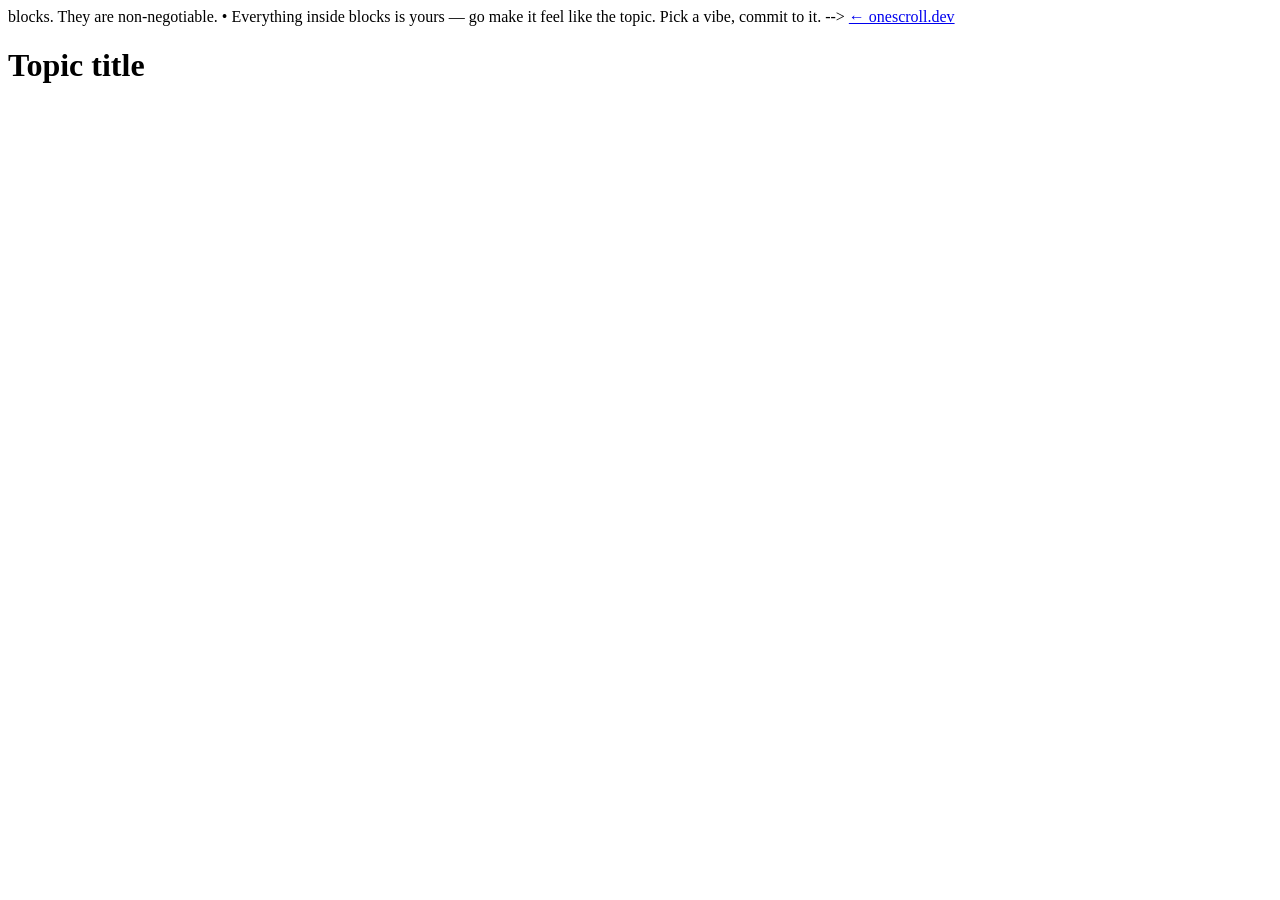
<file: _template/page.html>
<!DOCTYPE html>
<!--
  onescroll.dev — TOPIC PAGE TEMPLATE
  Read DESIGN_SPEC.md before editing. The brief:
    • Inline all CSS and JS. No build step. No npm.
    • Keep the items inside <!-- SPINE --> blocks. They are non-negotiable.
    • Everything inside <!-- CREATIVE --> blocks is yours — go make it
      feel like the topic. Pick a vibe, commit to it.
-->
<html lang="en">
<head>
  <!-- SPINE: meta -->
  <meta charset="utf-8">
  <meta name="viewport" content="width=device-width, initial-scale=1">
  <title>TOPIC TITLE · onescroll.dev</title>
  <meta name="description" content="One-page deep dive on TOPIC.">
  <link rel="stylesheet" href="/_shared/freshness.css">

  <!-- SPINE: page metadata. Update on every regeneration. -->
  <script type="application/json" id="onescroll-meta">
  {
    "topic": "TOPIC-SLUG",
    "title": "TOPIC TITLE",
    "generated": "YYYY-MM-DD",
    "volatility": "evergreen",
    "sources": [
      { "title": "Source title", "url": "https://example.com", "date": "YYYY-MM-DD" }
    ]
  }
  </script>

  <!-- CREATIVE: <style> goes here. Pick a palette, typography, layout.
       Honor prefers-reduced-motion. Hit WCAG AA on body text. -->
  <style>
    /* your styles */
  </style>
</head>

<body>
  <!-- SPINE: persistent back-link to the index. Style however you like,
       but keep the .onescroll-backlink class so it's discoverable. -->
  <a class="onescroll-backlink" href="/">← onescroll.dev</a>

  <!-- CREATIVE: the page. <main> with one <h1>, headings in order. -->
  <main>
    <h1>Topic title</h1>
    <!-- your deep dive -->
  </main>

  <!-- SPINE: freshness banner script. Keep last. -->
  <script src="/_shared/freshness.js"></script>
</body>
</html>
</file>
<file: _shared/freshness.css>
/* onescroll.dev — shared CSS. Keep this MINIMAL.
   The only thing that must look consistent across all topic pages
   is the stale-content banner. Everything else is the page's call. */

.onescroll-stale-banner {
  background: #fff3cd;
  color: #5c4a00;
  padding: 10px 16px;
  text-align: center;
  font: 14px/1.4 system-ui, -apple-system, "Segoe UI", sans-serif;
  border-bottom: 1px solid #f0d878;
  position: sticky;
  top: 0;
  z-index: 9999;
}

.onescroll-stale-banner a {
  color: inherit;
  font-weight: 600;
  text-decoration: underline;
}
</file>
